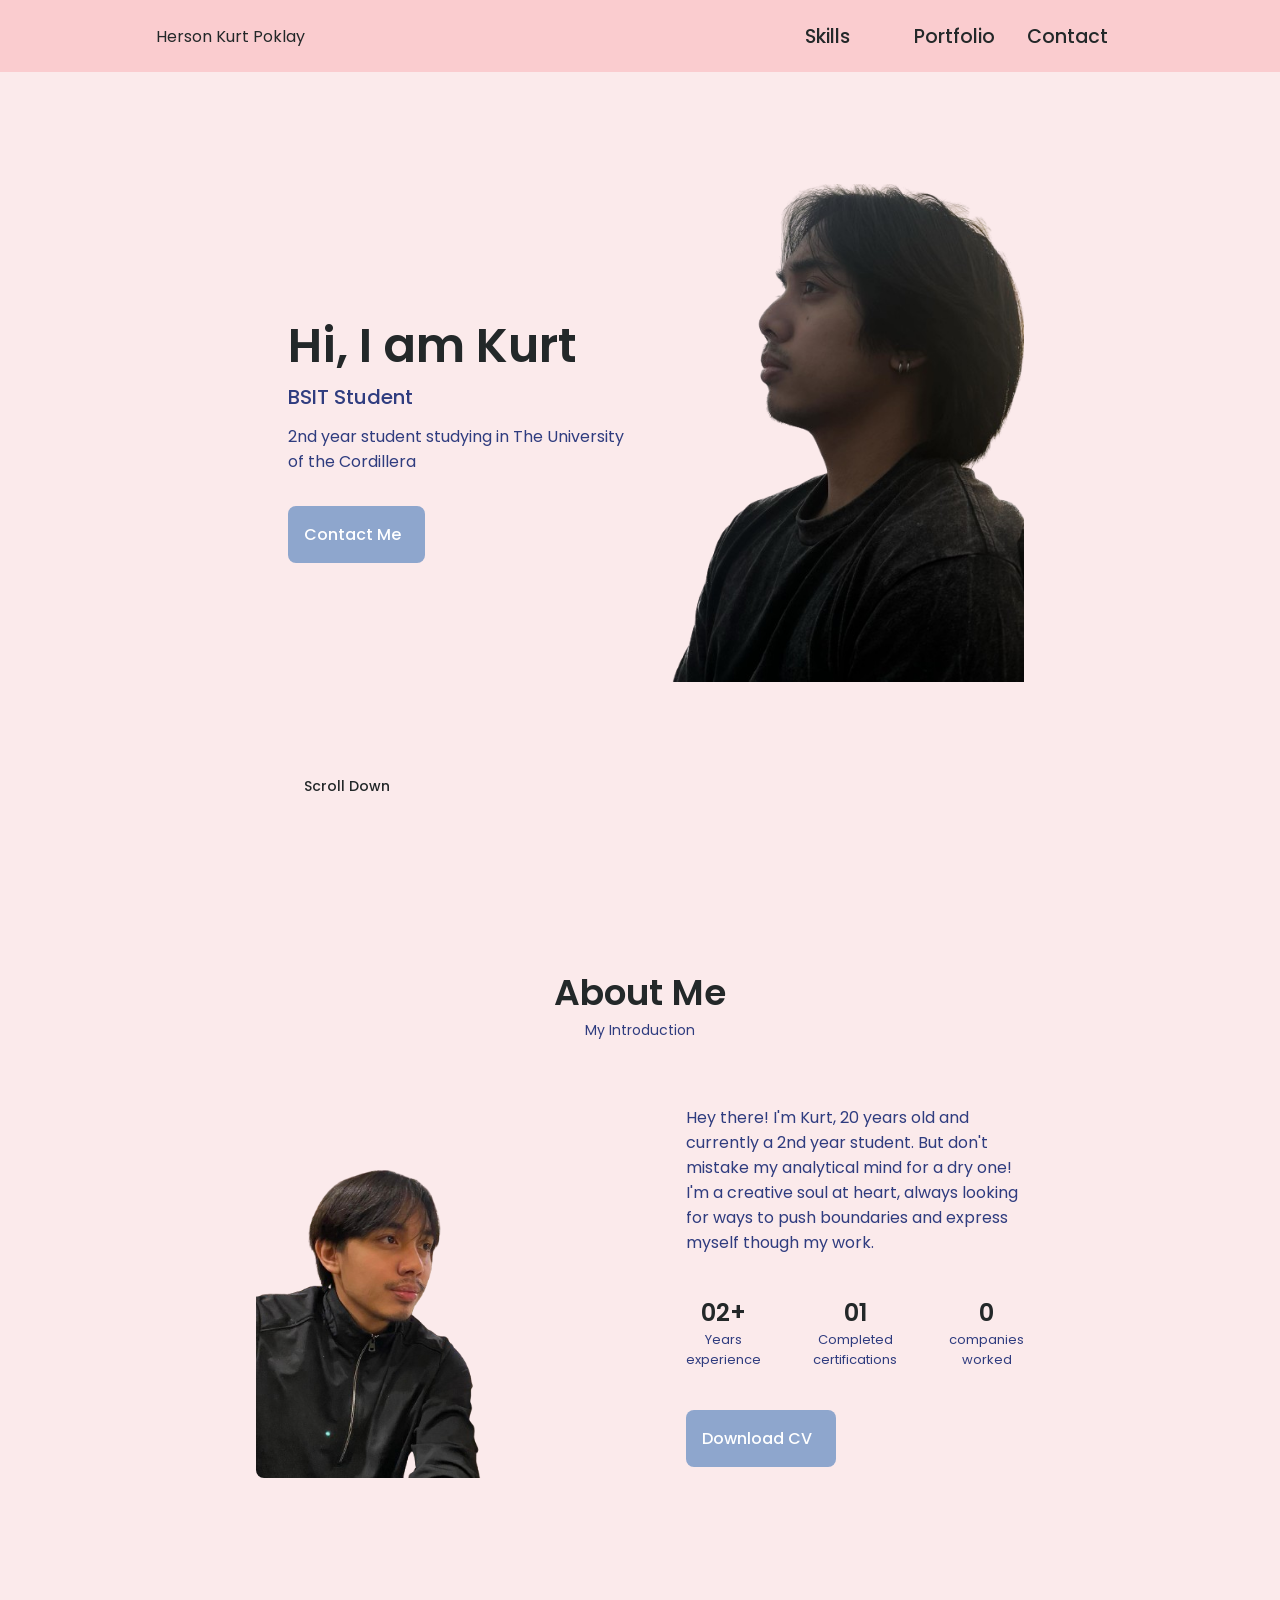
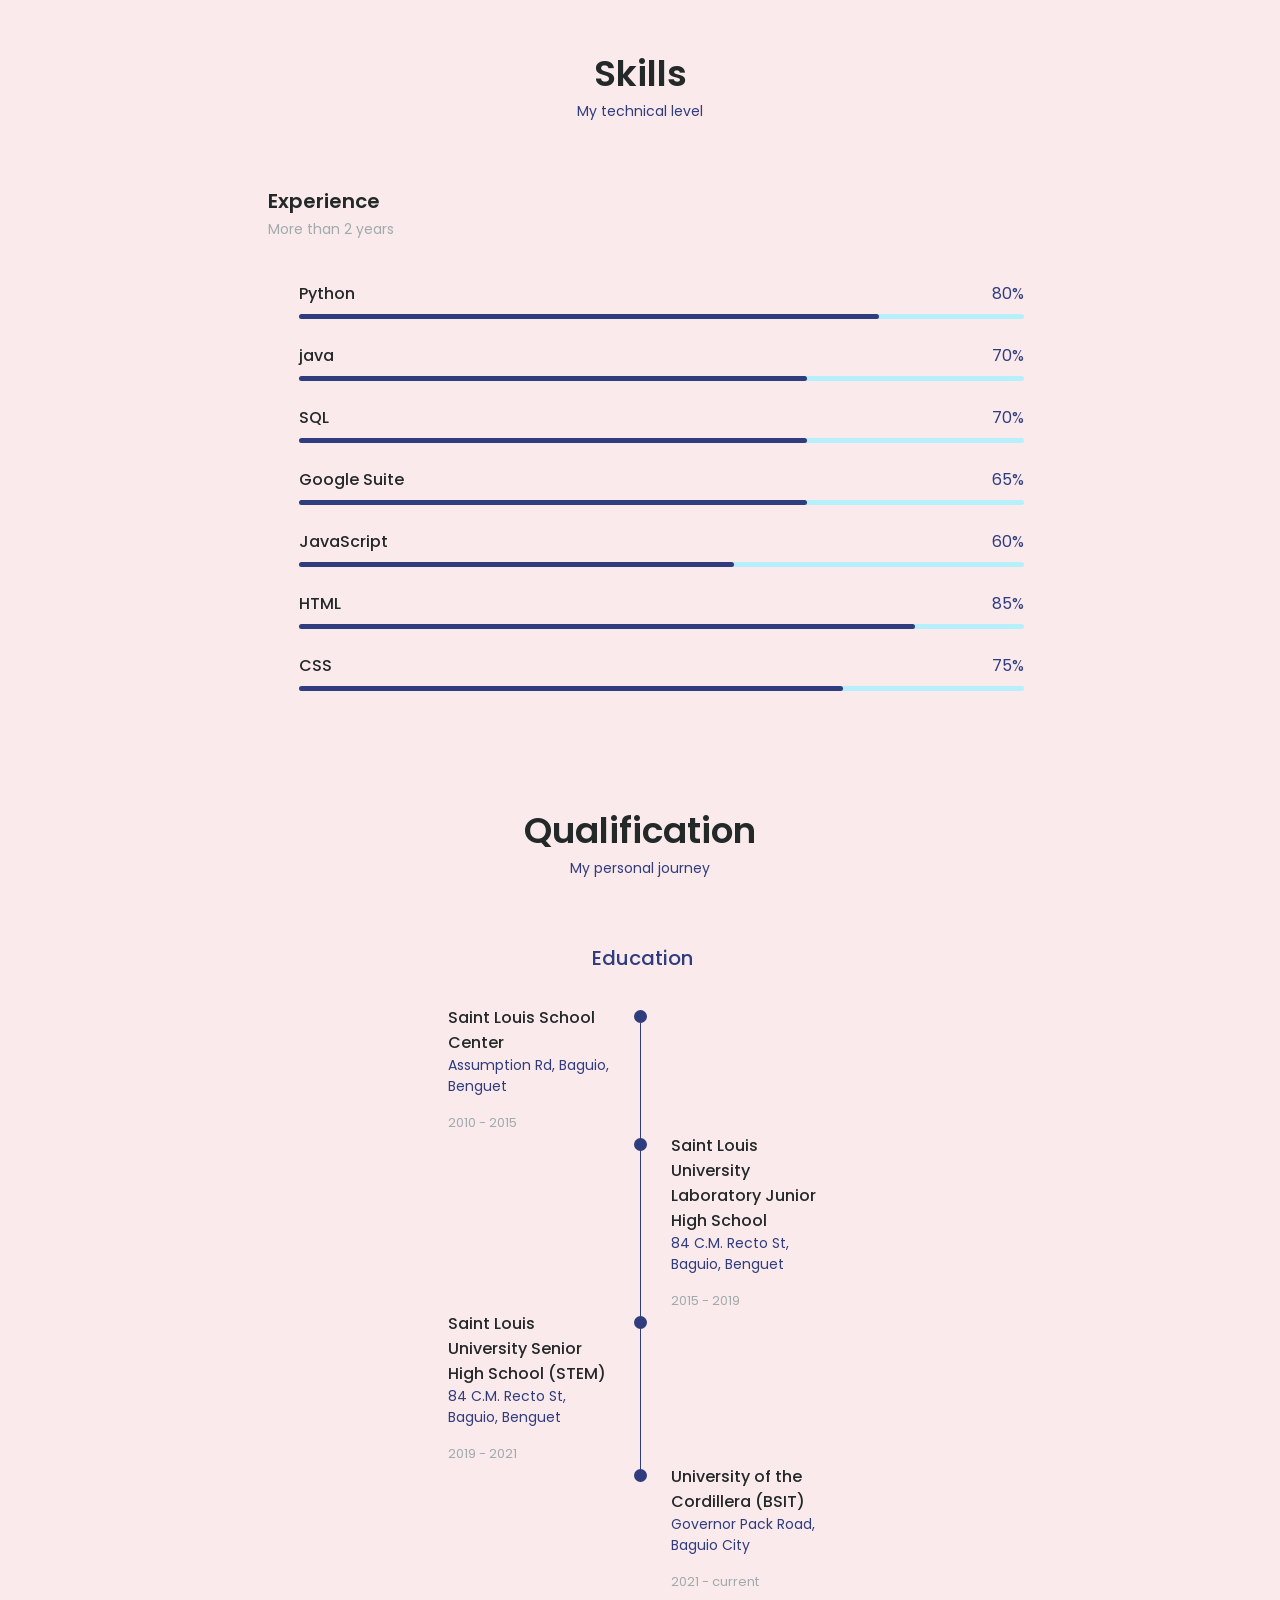
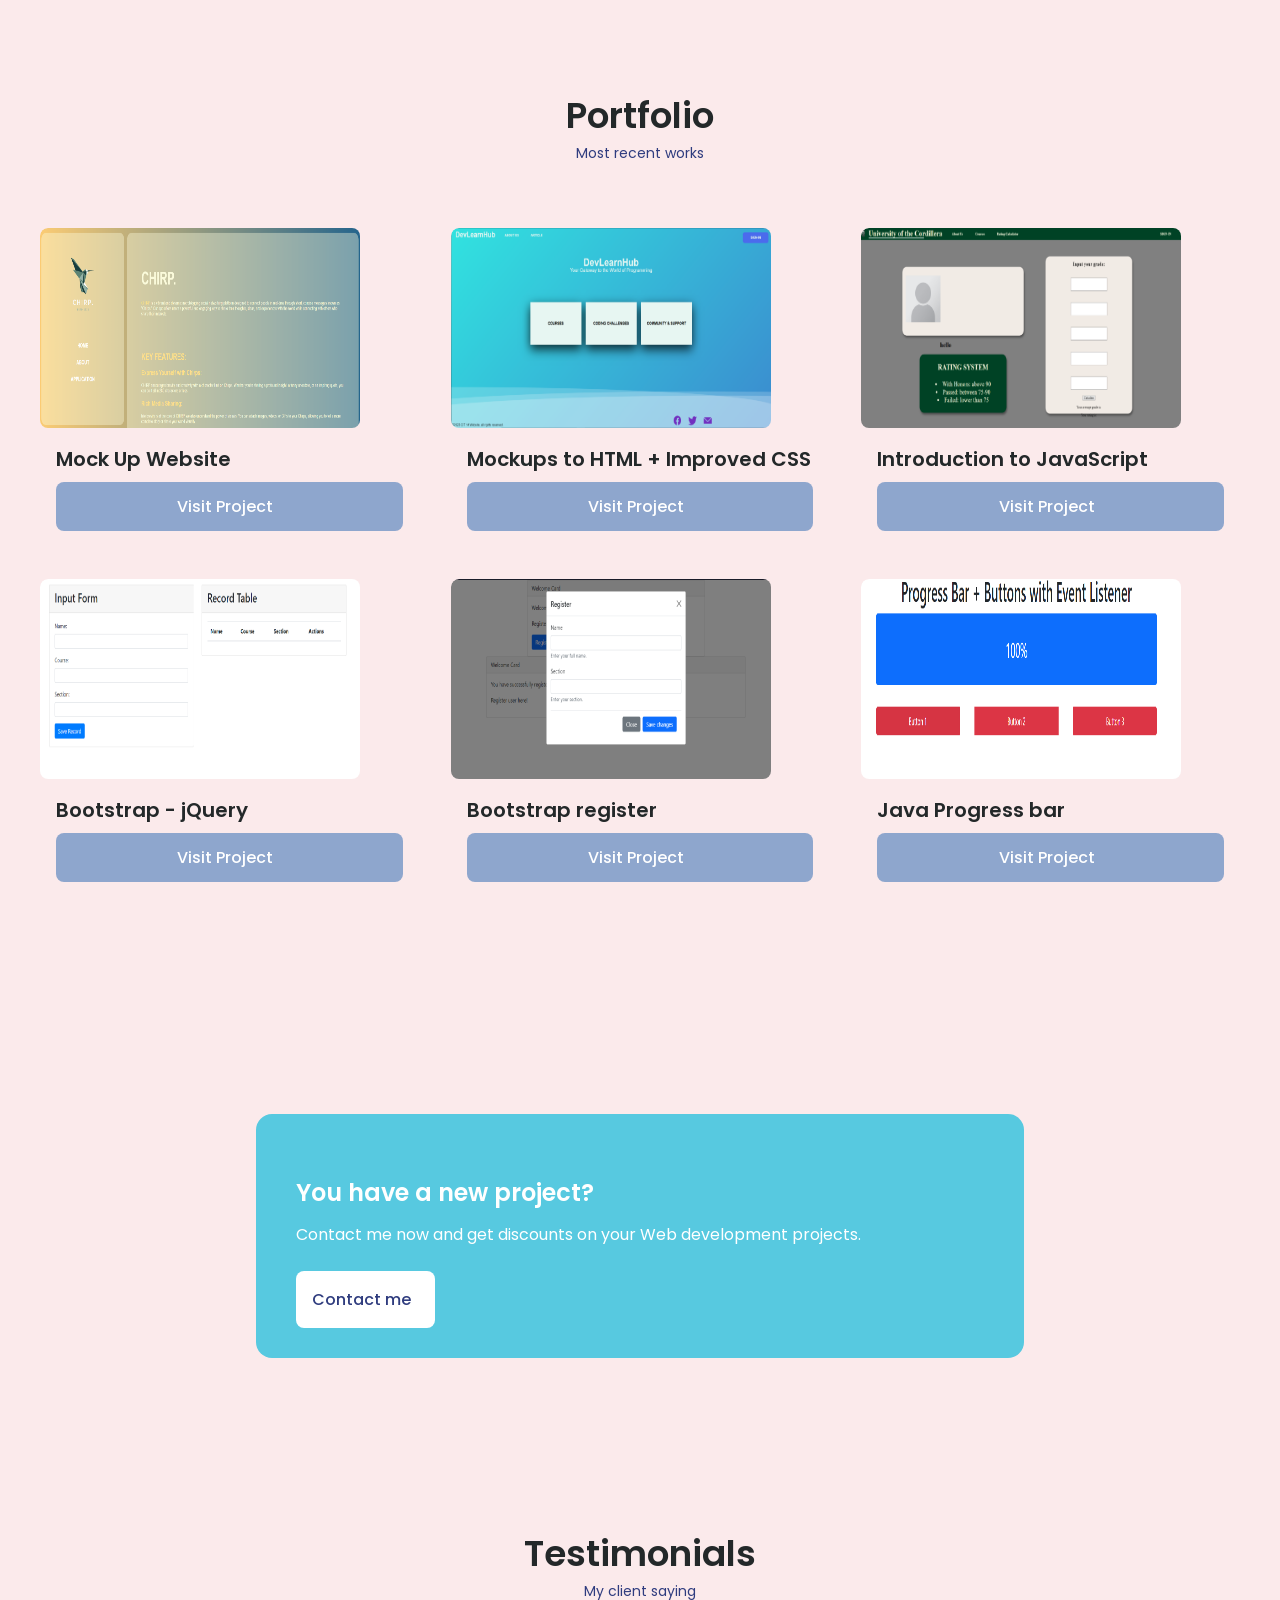
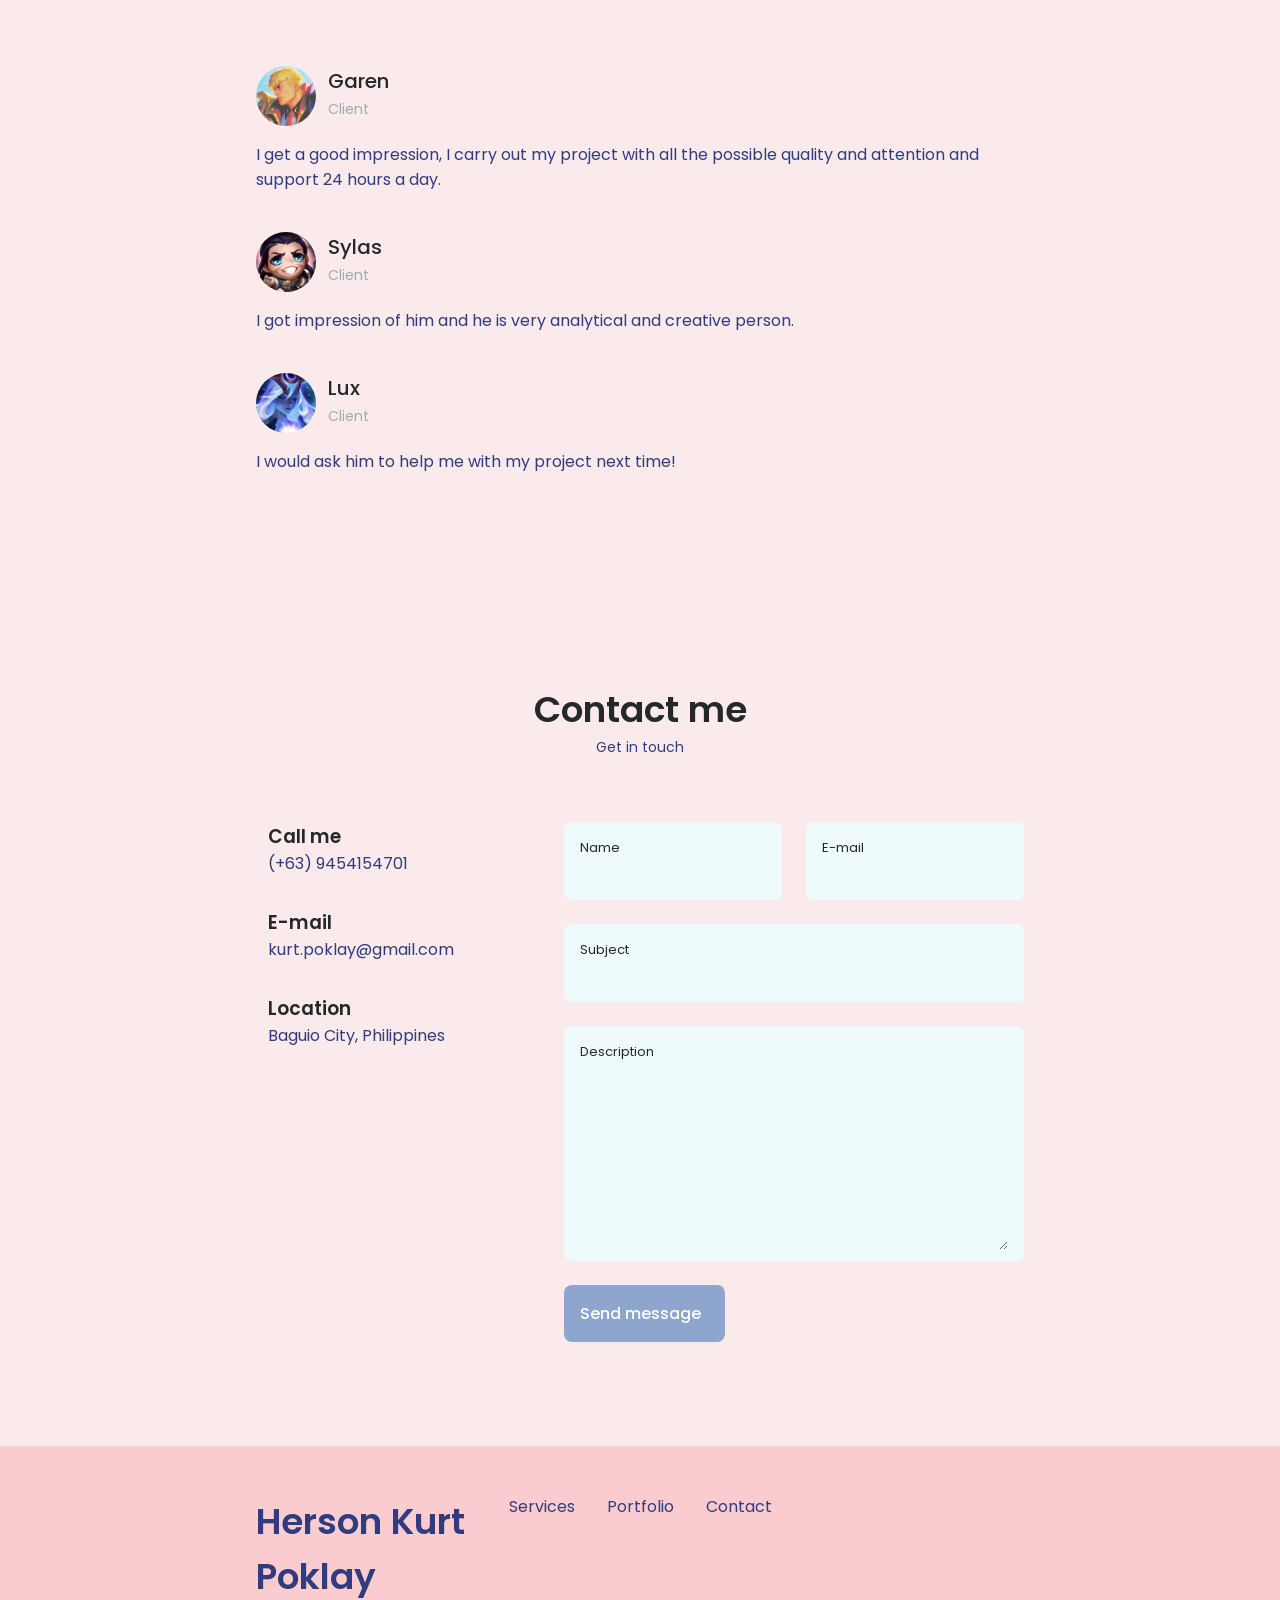
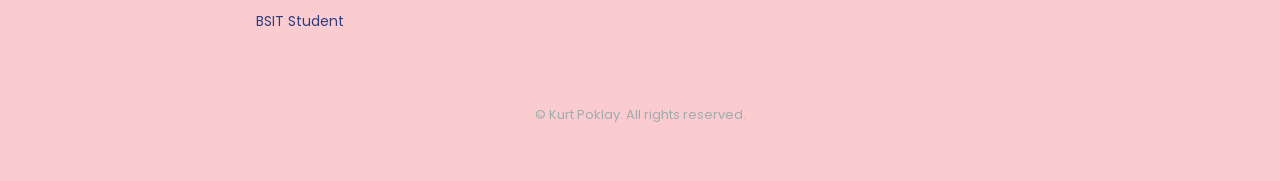
<file: PORTOFLIO/index.html>
<!DOCTYPE html>
    <html lang="en">
        <head>
            <meta charset="UTF-8">
            <meta name="viewport" content="width=device-width, initial-scale=1.0">
            <link rel="stylesheet" href="stylesheet\styles.css">
            <link rel="stylesheet" href="https://unicons.iconscout.com/release/v4.0.0/css/line.css">
            <title>Portfolio</title>
        </head>
        <body>
            <header class="header" id="header">
                <nav class="nav container">
                    <a href="#" class="nav__logo">Herson Kurt Poklay</a>
                    <div class="nav__menu" id="nav-menu">
                        <ul class="nav__list grid">
                            <li class="nav__item">
                                <a href="#home" class="nav__link">
                                    <i class="uil uil-estate nav__icon">Home</i>
                                </a>
                            </li>
                            <li class="nav__item">
                                <a href="#skills" class="nav__link">
                                    <i class="uil uil-file-alt nav__icon"></i>Skills
                                </a>
                            </li>
                            </li>
                            <li class="nav__item">
                            <li class="nav__item">
                                <a href="#portfolio" class="nav__link">
                                    <i class="uil uil-scenery nav__icon"></i>Portfolio                                
                                </a>
                            </li>
                            <li class="nav__item">
                                <a href="#contact" class="nav__link">
                                    <i class="uil uil-message nav__icon"></i>Contact                               
                                </a>
                            </li>
                        </ul>
                        <i class="uil uil-times nav__close" id="nav-close"></i>
                    </div>
                    <div class="nav__btns">
                        <!-- Theme change button -->
    
                        <i class="uil uil-moon change-theme" id="theme-button"></i>
    
                        <div class="nav__toggle" id="nav-toggle">
                            <i class="uil uil-apps"></i>
                        </div>
                    </div>
                </nav>
            </header>

            <main class="main"></main>

            <section class="home section" id="home">
                <div class="home__container container grid">
                    <div class="home__content grid">
                        <div class="home__social">
                            <a href="https://www.linkedin.com/in/kurt-poklay-1a64162a3/" target="_blank" class="home__social-icon">
                                <i class="uil uil-linkedin-alt"></i>
                            </a>
                            <a href="https://www.instagram.com/kurt_poklay/" target="_blank" class="home__social-icon">
                                <i class="uil uil-instagram-alt"></i>
                            </a>
                            <a href="https://www.github.com" target="_blank" class="home__social-icon">
                                <i class="uil uil-github-alt"></i>
                            </a>
                        </div>
                            
                        <div class="home__img">       
                            <image src="stylesheet\images\me.png" id="home__blob"/>
                        </div>

                        <div class="home__data">
                            <h1 class="home__title">Hi, I am Kurt</h1>
                            <h3 class="home__subtitle">BSIT Student</h3>
                            <p class="home__description">2nd year student studying in The University of the Cordillera</p>
                            <a href="#contact" class="button button--flex home__button">
                                Contact Me<i class="uil uil-message button__icon"></i>
                            </a>
                        </div>
                        
                    </div>

                    <div class="home__scroll">
                        <a href="#about" class="home__scroll-button button--flex">
                            <i class="uil uil-mouse-alt home__scroll-mouse"></i>
                            <span class="home__scroll-name">Scroll Down</span>
                            <i class="uil uil-arrow-down home__scroll-arrow"></i>
                        </a>
                    </div>
                </div>
            </section>
            <section class="about section" id="about">
                <h2 class="section__title">About Me</h2>
                <span class="section__subtitle">My Introduction</span>

                <div class="about__container container grid">
                    <img src="stylesheet\images\prof 1.png" alt="" class="about__img">
                    <div class="about__data">
                        <p class="about__description">
                            Hey there! I'm Kurt, 20 years old and currently a 2nd year student.
                            But don't mistake my analytical mind for a dry one! I'm a creative soul
                            at heart, always looking for ways to push boundaries and express myself 
                            though my work.
                            
                        </p>
                        <div class="about__info">
                            <div>
                                <span class="about__info-title">02+</span>
                                <span class="about__info-name">Years <br> experience</span>
                            </div>
                            <div>
                                <span class="about__info-title">01</span>
                                <span class="about__info-name">Completed <br> certifications</span>
                            </div>
                            <div>
                                <span class="about__info-title">0</span>
                                <span class="about__info-name">companies<br>worked</span>
                            </div>
                        </div>

                        <div class="about__buttons">
                            <a download="" href="" class="button button--flex">
                                Download CV<i class="uil uil-download-alt button__icon"></i>
                            </a>
                        </div>
                    </div>
                </div>
            </section>
            <section class="skills section" id="skills">
                <h2 class="section__title">Skills</h2>
                <span class="section__subtitle">My technical level</span>

                <div class="skills__container container grid">
                    <div>
                         <!--==================== SKILL-1 ====================-->
                        <div class="skills__content skills__open">
                            <div class="skills__header">
                                <i class="uil uil-analytics skills__icon"></i>
                               <div>
                                   <h1 class="skills__title">Experience</h1>
                                   <span class="skills__subtitle">More than 2 years</span>
                               </div>

                               <i class="uil uil-angle-down skills__arrow"></i>
                            </div>
                            <div class="skills__list grid">
                                <div class="skills__data">
                                    <div class="skills__titles">
                                        <h3 class="skills__name">Python</h3>
                                        <span class="skills__number">80%</span>
                                    </div>
                                    <div class="skills__bar">
                                        <span class="skills__percentage skills__python"></span>
                                    </div>
                                </div>
                               <div class="skills__data">
                                   <div class="skills__titles">
                                       <h3 class="skills__name">java</h3>
                                       <span class="skills__number">70%</span>
                                   </div>
                                   <div class="skills__bar">
                                       <span class="skills__percentage skills__java"></span>
                                   </div>
                               </div>
                               <div class="skills__data">
                                   <div class="skills__titles">
                                       <h3 class="skills__name">SQL</h3>
                                       <span class="skills__number">70%</span>
                                   </div>
                                   <div class="skills__bar">
                                       <span class="skills__percentage skills__sql"></span>
                                   </div>
                               </div>
                               <div class="skills__data">
                                   <div class="skills__titles">
                                       <h3 class="skills__name">Google Suite</h3>
                                       <span class="skills__number">65%</span>
                                   </div>
                                   <div class="skills__bar">
                                       <span class="skills__percentage skills__google"></span>
                                   </div>
                               </div>
                               <div class="skills__data">
                                    <div class="skills__titles">
                                        <h3 class="skills__name">JavaScript</h3>
                                        <span class="skills__number">60%</span>
                                    </div>
                                    <div class="skills__bar">
                                        <span class="skills__percentage skills__js"></span>
                                    </div>
                                </div>
                                <div class="skills__data">
                                    <div class="skills__titles">
                                        <h3 class="skills__name">HTML</h3>
                                        <span class="skills__number">85%</span>
                                    </div>
                                    <div class="skills__bar">
                                        <span class="skills__percentage skills__html"></span>
                                    </div>
                                </div>
                                <div class="skills__data">
                                    <div class="skills__titles">
                                        <h3 class="skills__name">CSS</h3>
                                        <span class="skills__number">75%</span>
                                    </div>
                                    <div class="skills__bar">
                                        <span class="skills__percentage skills__css"></span>
                                    </div>
                                </div>
                            </div>
                        </div>
                        
                       </div>
                    </div>
                </div>
            </section>
            <section class="qualification__section">
                <h2 class="section__title">Qualification</h2>
                <span class="section__subtitle">My personal journey</span>
    
                <div class="qualification__container container">
                    <div class="qualification__tabs">
                        <div class="qualification__button button--flex qualification__active" data-target='#education'>
                            <i class="uil uil-graduation-cap qualification__icon"></i>
                            Education
                        </div>
    
                        
                    </div>
    
                    <div class="qualification__sections">
                <!--==================== QUALIFICATION CONTENT 1 ====================-->
                <div class="qualification__content qualification__active" data-content id="education">
                 <!--==================== QUALIFICATION 1 ====================--> 
                 <div class="qualification__data">
                     <div>
                         <h3 class="qualification__title">Saint Louis School Center </h3>
                         <span class="qualification__subtitle">Assumption Rd, Baguio, Benguet</span>
                         <div class="qualification__calendar">
                            <i class="uil uil-calendar-alt"></i>
                            2010 - 2015
                         </div>
                     </div>
    
                     <div>
                         <span class="qualification__rounder"></span>
                         <span class="qualification__line"></span>
                     </div>
                 </div>
                 
                 <!--==================== QUALIFICATION 2 ====================--> 
                 <div class="qualification__data">
                    <div></div>
                    <div>
                       <span class="qualification__rounder"></span>
                       <span class="qualification__line"></span>
                    </div>
    
                    <div>
                        <h3 class="qualification__title">Saint Louis University Laboratory Junior High School</h3>
                        <span class="qualification__subtitle">84 C.M. Recto St, Baguio, Benguet</span>
                        <div class="qualification__calendar">
                           <i class="uil uil-calendar-alt"></i>
                           2015 - 2019
                        </div>
                    </div>
                </div> 
    
                <!--==================== QUALIFICATION 3 ====================--> 
                <div class="qualification__data">
                    <div>
                        <h3 class="qualification__title">Saint Louis University Senior High School (STEM)</h3>
                        <span class="qualification__subtitle">84 C.M. Recto St, Baguio, Benguet</span>
                        <div class="qualification__calendar">
                           <i class="uil uil-calendar-alt"></i>
                           2019 - 2021
                        </div>
                    </div>
    
                    <div>
                        <span class="qualification__rounder"></span>
                        <span class="qualification__line"></span>
                    </div>
                </div> 
    
                <!--==================== QUALIFICATION 4 ====================--> 
                <div class="qualification__data">
                    <div></div>
                    <div>
                        <span class="qualification__rounder"></span>
                       <!-- <span class="qualification__line"></span> -->
                    </div>
    
                    <div>
                        <h3 class="qualification__title">University of the Cordillera (BSIT)</h3>
                        <span class="qualification__subtitle">Governor Pack Road, Baguio City</span>
                        <div class="qualification__calendar">
                           <i class="uil uil-calendar-alt"></i>
                           2021 - current
                        </div>
                    </div>
    
                    
                </div>
                </div>
            </section>    

                <!--==================== PORTFOLIO ====================-->
                <section class="portfolio section" id="portfolio">
                    <h2 class="section__title">Portfolio</h2>
                    <span class="section__subtitle">Most recent works</span>
                
                    <div class="portfolio__container container">
                            <!-- PORTFOLIO 1 -->
                            <div class="portfolio__item">
                                <img src="stylesheet\images\Chirp.png" alt="" class="portfolio__img">
                                <div class="portfolio__info">
                                    <h3 class="portfolio__title">Mock Up Website</h3>
                                    <p class="portfolio__description"></p>
                                    <a href="projects\Project 1" class="button button--flex button--small portfolio__button">
                                        Visit Project
                                        <i class="uil uil-arrow-right button__icon"></i>
                                    </a>
                                </div>
                            </div>
                
                            <!-- PORTFOLIO 2 -->
                            <div class="portfolio__item">
                                <img src="stylesheet\images\Mock up Website + HTML.png" alt="" class="portfolio__img">
                                <div class="portfolio__info">
                                    <h3 class="portfolio__title">Mockups to HTML + Improved CSS</h3>
                                    <p class="portfolio__description"></p>
                                    <a href="projects\Project 2" class="button button--flex button--small portfolio__button">
                                        Visit Project
                                        <i class="uil uil-arrow-right button__icon"></i>
                                    </a>
                                </div>
                            </div>
                
                            <!-- PORTFOLIO 3 -->
                            <div class="portfolio__item">
                                <img src="stylesheet\images\Grading sys.png" alt="" class="portfolio__img">
                                <div class="portfolio__info">
                                    <h3 class="portfolio__title">Introduction to JavaScript</h3>
                                    <p class="portfolio__description"></p>
                                    <a href="projects\Project 3" class="button button--flex button--small portfolio__button">
                                        Visit Project
                                        <i class="uil uil-arrow-right button__icon"></i>
                                    </a>
                                </div>
                            </div>

                            <!-- PORTFOLIO 4 -->
                            <div class="portfolio__item">
                                <img src="stylesheet\images\Jquery - bootstrap.png" alt="" class="portfolio__img">
                                <div class="portfolio__info">
                                    <h3 class="portfolio__title">Bootstrap - jQuery</h3>
                                    <p class="portfolio__description"></p>
                                    <a href="projects\Project 4\red.html" class="button button--flex button--small portfolio__button">
                                        Visit Project
                                        <i class="uil uil-arrow-right button__icon"></i>
                                    </a>
                                </div>
                            </div>

                            <!-- PORTFOLIO 5 -->
                            <div class="portfolio__item">
                                <img src="stylesheet\images\Jquery act 2.png" alt="" class="portfolio__img">
                                <div class="portfolio__info">
                                    <h3 class="portfolio__title">Bootstrap register</h3>
                                    <p class="portfolio__description"></p>
                                    <a href="projects\Project 5" class="button button--flex button--small portfolio__button">
                                        Visit Project
                                        <i class="uil uil-arrow-right button__icon"></i>
                                    </a>
                                </div>
                            </div>

                            <!-- PORTFOLIO 6 -->
                            <div class="portfolio__item">
                                <img src="stylesheet\images\bootstrap act 1.png" alt="" class="portfolio__img">
                                <div class="portfolio__info">
                                    <h3 class="portfolio__title">Java Progress bar</h3>
                                    <p class="portfolio__description"></p>
                                    <a href="projects\Project 6" class="button button--flex button--small portfolio__button">
                                        Visit Project
                                        <i class="uil uil-arrow-right button__icon"></i>
                                    </a>
                                </div>
                            </div>
                    </div>
                </section>

            <!--==================== PROJECT IN MIND ====================-->
            <section class="project section">

                <div class="project__bg">
                    <div class="project__container container grid">
                        <div class="project__data">
                            <h2 class="project__title">You have a new project?</h2>
                            <p class="project__description">Contact me now and get discounts on your Web development projects.</p>
                            <a href="#contact" class="button button--flex button--white">Contact me
                                <i class="uil uil-message project__icon button__icon"></i>
                            </a>
                        
                        </div>
                        <!-- <img src="assets/img/project.png" alt="" class="project__img"> -->
                    </div>
                </div>

            </section>
            <!--==================== TESTIMONIAL ====================-->
        <section class="testimonial section">

            <h2 class="section__title">Testimonials</h2>
            <span class="section__subtitle">My client saying</span>

            <div class="testimonial__container container ">
                <div class="wrapper">
                <!--==================== TESTIMONIAL 1 ====================-->
                    <div class="testimonial__content slide">
                        <div class="testimonial__data">
                            <div class="testimonial__header">
                                <img src="stylesheet\images\garen.png" alt="" class="testimonial__img">
                                
                                <div>
                                    <h3 class="testimonial__name">Garen</h3>
                                    <span class="testimonial__client">Client</span>
                                </div>
                            </div>
                            <div>
                                <i class="uil uil-star testimonial__icon-star"></i>
                                <i class="uil uil-star testimonial__icon-star"></i>
                                <i class="uil uil-star testimonial__icon-star"></i>
                                <i class="uil uil-star testimonial__icon-star"></i>
                                <i class="uil uil-star testimonial__icon-star"></i>
                            </div>
                        </div>

                        <p class="testimonial__description">I get a good impression, I carry out my project with all the 
                            possible quality and attention and support 24 hours a day.
                        </p>
                    </div>
                    <!--==================== TESTIMONIAL 2 ====================-->
                    <div class="testimonial__content slide">
                        <div class="testimonial__data">
                            <div class="testimonial__header">
                                <img src="stylesheet\images\sylas.png" alt="" class="testimonial__img">
                                
                                <div>
                                    <h3 class="testimonial__name">Sylas</h3>
                                    <span class="testimonial__client">Client</span>
                                </div>
                            </div>
                            <div>
                                <i class="uil uil-star testimonial__icon-star"></i>
                                <i class="uil uil-star testimonial__icon-star"></i>
                                <i class="uil uil-star testimonial__icon-star"></i>
                                <i class="uil uil-star testimonial__icon-star"></i>
                                <i class="uil uil-star testimonial__icon-star"></i>
                            </div>
                        </div>

                        <p class="testimonial__description">I got impression of him and he is very analytical and creative person.
                        </p>
                    </div>
                    <!--==================== TESTIMONIAL 3 ====================-->
                    <div class="testimonial__content slide">
                        <div class="testimonial__data">
                            <div class="testimonial__header">
                                <img src="stylesheet\images\lux.png" alt="" class="testimonial__img">
                                
                                <div>
                                    <h3 class="testimonial__name">Lux</h3>
                                    <span class="testimonial__client">Client</span>
                                </div>
                            </div>
                            <div>
                                <i class="uil uil-star testimonial__icon-star"></i>
                                <i class="uil uil-star testimonial__icon-star"></i>
                                <i class="uil uil-star testimonial__icon-star"></i>
                                <i class="uil uil-star testimonial__icon-star"></i>
                                <i class="uil uil-star testimonial__icon-star"></i>
                            </div>
                        </div>

                        <p class="testimonial__description">I would ask him to help me with my project next time!</p>
                    </div>      
                </div>

                        <!--Add pagination-->
                        <div class="pagination-testimonial"></div>
                    </div>
                    </section>

                <!--==================== CONTACT ME ====================-->
                <section class="contact section" id="contact">
                    <h2 class="section__title">Contact me</h2>
                    <span class="section__subtitle">Get in touch</span>

                    <div class="contact__container container grid">
                        <div>
                            <div class="contact__information">
                                <i class="uil uil-phone-alt contact__icon"></i>

                                <div>
                                    <h3 class="contact__title">Call me</h3>
                                    <span class="contatc__subtitle">(+63) 9454154701</span>
                                </div>
                            </div>

                            <div class="contact__information">
                                <i class="uil uil-envelope contact__icon"></i>

                                <div>
                                    <h3 class="contact__title">E-mail</h3>
                                    <span class="contatc__subtitle">kurt.poklay@gmail.com</span>
                                </div>
                            </div>

                            <div class="contact__information">
                                <i class="uil uil-map-marker contact__icon"></i>

                                <div>
                                    <h3 class="contact__title">Location</h3>
                                    <span class="contatc__subtitle">Baguio City, Philippines</span>
                                </div>
                            </div>
                        </div>

                        <form action="" class="contact__form grid">
                            <div class="contact__inputs grid">
                                <div class="contact__content">
                                    <label for="" class="contact__label">Name</label>
                                    <input type="text" class="contact__input">
                                </div>

                                <div class="contact__content">
                                    <label for="" class="contact__label">E-mail</label>
                                    <input type="email" class="contact__input">
                                </div>
                            </div>

                            <div class="contact__content">
                                <label for="" class="contact__label">Subject</label>
                                <input type="text" class="contact__input">
                            </div>

                            <div class="contact__content">
                                <label for="" class="contact__label">Description</label>
                                <textarea name="" id="" cols="0" rows="7" class="contact__input"></textarea>
                            </div>

                            <div>
                                <a href="#" class="button button--flex">
                                    Send message
                                    <i class="uil uil-message button__icon"></i>
                                </a>
                            </div>
                        </form>
                    </div>

                </section>
            </main>

            <!--==================== FOOTER ====================-->
            <footer class="footer">

                <div class="footer__bg">
                    <div class="footer__container container grid">
                        <div>
                            <h1 class="footer__title">Herson Kurt Poklay</h1>
                            <span class="footer__subtitle">BSIT Student</span>
                        </div>

                        <ul class="footer__links">
                            <li>
                                <a href="#services" class="footer__link">Services</a>
                            </li>
                            <li>
                                <a href="#portfolio" class="footer__link">Portfolio</a>
                            </li>
                            <li>
                                <a href="#contact" class="footer__link">Contact</a>
                            </li>
                        </ul>

                        <div class="footer__socials">
                            <a href="https://www.facebook.com/kurt.poklay.9/" target="_blank" class="footer__social">
                                <i class="uil uil-facebook"></i>
                            </a>
                            <a href="https://www.instagram.com/kurt_poklay/" target="_blank" class="footer__social">
                                <i class="uil uil-instagram"></i>
                            </a>
                            <a href="https://twitter.com" target="_blank" class="footer__social">
                                <i class="uil uil-twitter-alt"></i>
                            </a>
                        </div>
                    </div>
                    <p class="footer__copy">&#169; Kurt Poklay. All rights reserved.</p>
                </div>
            </footer>

            <!--==================== SCROLL TOP ====================-->
            <a href="#" class="scrollup" id="scroll-up">
                <i class="uil uil-arrow-up scrollup__icon"></i>
            </a>
            <script src="stylesheet\main.js"></script>
            <script src=""></script>
        </body>
    </html>
</file>
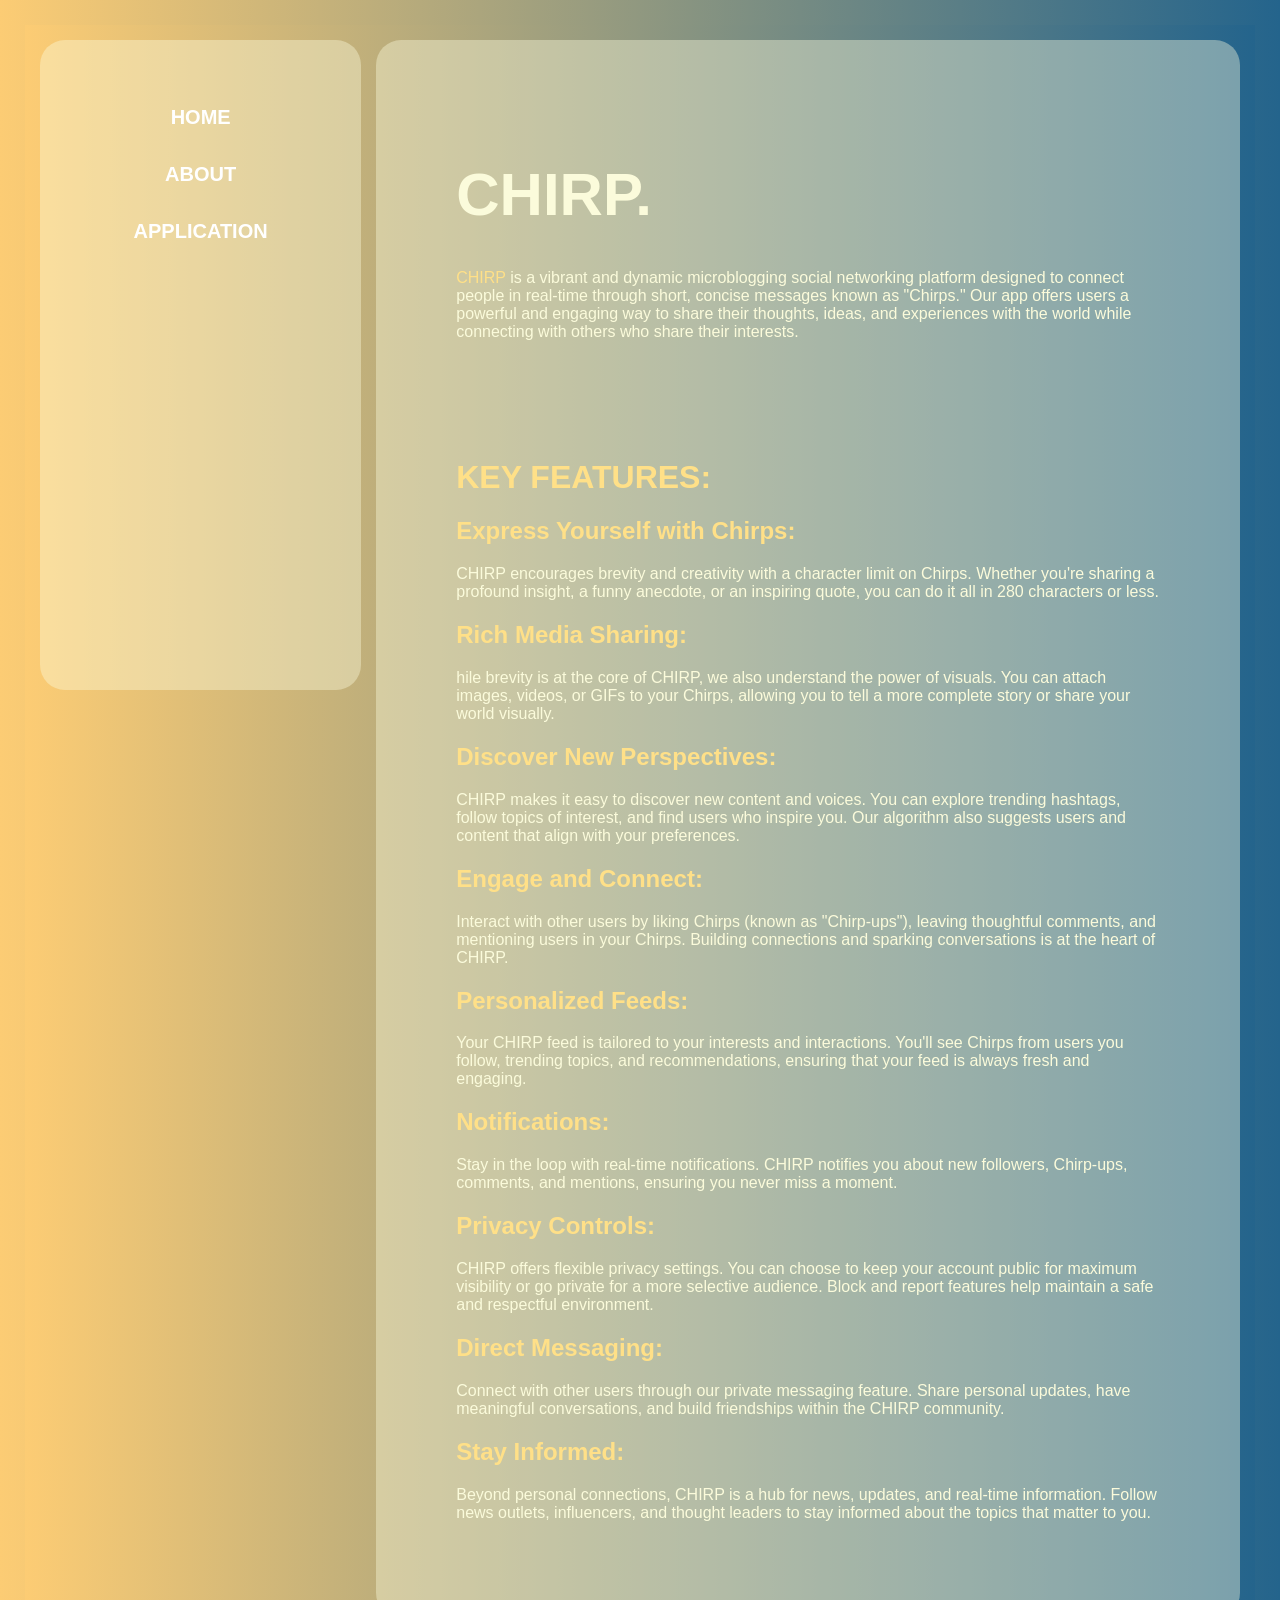
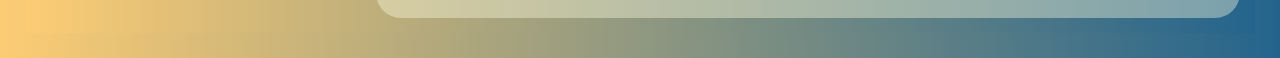
<file: PORTOFLIO/projects/Project 1/index.html>
<!DOCTYPE html>
<html>
    <head>

    </head>
    <body>
        <style>
            :root {
                --color-one:#24648c;
                --color-two:#fccc74;
                --color-three:#fbfbdb;
                --color-four:#8ccbdb;
                --color-five:#84acc4;
                --color-six:#a4bcd4;
                --color-seven:#ffe088;
            }
            
            html, body {
                background-image: linear-gradient(to right, #fccc74, #24648c);
                display: flex;
                color: var(--color-three);
                height: auto;
                font-family: Arial, Helvetica, sans-serif;
                background-size: cover;
            }

            body {
                margin: 25px;
            }

            .container {
                display: flex;
                margin: 15px;
                height: auto;
            }

            .left-container {
                background-color: rgb(251,251,219, 0.4);
                width: 25%;
                justify-content: center;
                text-align: center;
                padding: 25px;
                height: 600px;
                margin-right: 15px;
                border-radius: 25px;
            }

            .link-container {
                text-align: center;
                display: block;
                margin-top: 20px;
            }

            .link-box {
                margin: auto;
                padding: 10px;
            }

            .link-box:hover {
                background-color: var(--color-one);
                margin: auto;
                padding: 10px;
            }

            .link { 
                text-decoration: none;
                color: white;
                font-size: 20px;
            }

            .link:hover {
                text-decoration: none;
                color: white;
                font-size: 20px;
            }

            .right-container {
                background-color: rgb(251,251,219, 0.4);
                width: 75%;
                justify-content: center;
                height: auto;
                padding: 25px;
                border-radius: 25px;
            }

            div.right-container-sub {
                margin: 30px;
                padding: 25px;
            }

            span, h2 {
                color: var(--color-seven);
            }
        </style>
        <div class="container">
            <div class="left-container">
                <div class="link-container">
                    <h1 class="link-box"><a href="index.html" class="link">HOME</a></h1>
                    <h1 class="link-box"><a href="a.html" class="link">ABOUT</a></h1>
                    <h1 class="link-box"><a href="b.html" class="link">APPLICATION</a></h1>
                </div>
            </div>
            <div class="right-container">
                <div class="right-container-sub">
                    <h1 style="font-size: 60px;"> CHIRP. </h1>
                    <p>
                        <span>CHIRP</span> is a vibrant and dynamic microblogging social networking platform designed to connect people in real-time through short, concise messages known as "Chirps." Our app offers users a powerful and engaging way to share their thoughts, ideas, and experiences with the world while connecting with others who share their interests.
                    </p>
                </div>
                <div class="right-container-sub">
                    <h1> <span>KEY FEATURES:</span> </h1>
                    <div>
                        <h2>Express Yourself with Chirps:</h2>
                        <p>
                            CHIRP encourages brevity and creativity with a character limit on Chirps. Whether you're sharing a profound insight, a funny anecdote, or an inspiring quote, you can do it all in 280 characters or less.
                        </p>
                    </div>
                    <div>
                        <h2>Rich Media Sharing:</h2>
                        <p>
                            hile brevity is at the core of CHIRP, we also understand the power of visuals. You can attach images, videos, or GIFs to your Chirps, allowing you to tell a more complete story or share your world visually.
                        </p>
                    </div>
                    <div>
                        <h2>Discover New Perspectives:</h2>
                        <p>
                            CHIRP makes it easy to discover new content and voices. You can explore trending hashtags, follow topics of interest, and find users who inspire you. Our algorithm also suggests users and content that align with your preferences.                        
                        </p>
                    </div>
                    <div>
                        <h2>Engage and Connect:</h2>
                        <p>
                            Interact with other users by liking Chirps (known as "Chirp-ups"), leaving thoughtful comments, and mentioning users in your Chirps. Building connections and sparking conversations is at the heart of CHIRP.                    
                        </p>
                    <div>
                        <h2>Personalized Feeds:</h2>
                        <p>
                            Your CHIRP feed is tailored to your interests and interactions. You'll see Chirps from users you follow, trending topics, and recommendations, ensuring that your feed is always fresh and engaging.                    
                        </p>
                    <div>
                        <h2>Notifications:</h2>
                        <p>
                            Stay in the loop with real-time notifications. CHIRP notifies you about new followers, Chirp-ups, comments, and mentions, ensuring you never miss a moment.                    
                        </p>
                    <div>
                        <h2>Privacy Controls:</h2>
                        <p>
                            CHIRP offers flexible privacy settings. You can choose to keep your account public for maximum visibility or go private for a more selective audience. Block and report features help maintain a safe and respectful environment.                   
                        </p>
                    <div>
                        <h2>Direct Messaging:</h2>
                        <p>
                            Connect with other users through our private messaging feature. Share personal updates, have meaningful conversations, and build friendships within the CHIRP community.                    
                        </p>
                    </div>
                    <div>
                        <h2>Stay Informed:</h2>
                        <p>
                            Beyond personal connections, CHIRP is a hub for news, updates, and real-time information. Follow news outlets, influencers, and thought leaders to stay informed about the topics that matter to you.                        </p>
                    </div>
            </div>
        </div>
    </body>
</html>
</file>
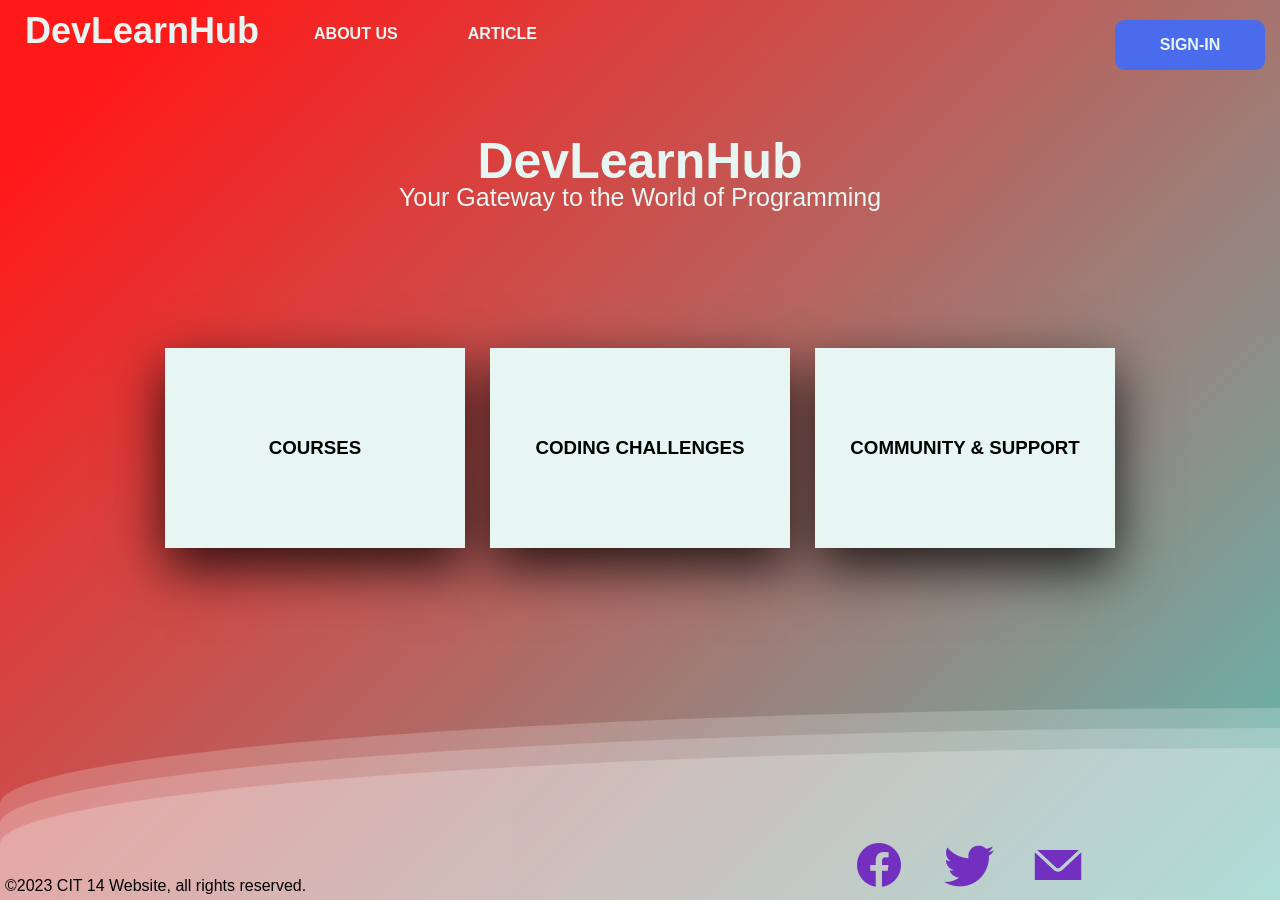
<file: PORTOFLIO/projects/Project 2/index.html>
<!DOCTYPE html>
<html>
  <head>
    <link rel="stylesheet" href="css/components/main.css" />
    <link rel="stylesheet" href="css/index.css" />
  </head>
  <body>
    <div>
      <div class="wave"></div>
      <div class="wave"></div>
      <div class="wave"></div>
    </div>
    <div class="navbar">
      <div class="left-nav">
        <a href="index.html" class="title-page">DevLearnHub</a>
        <a href="about_us.html" class="link">ABOUT US</a>
        <a href="article.html" class="link">ARTICLE</a>
      </div>
      <div class="right-nav">
        <button
          class="btn sign-in"
          onclick="window.location.href='sign_in.html'"
        >
          SIGN-IN
        </button>
      </div>
    </div>
    <div class="homepage-header">
      <h1>DevLearnHub</h1>
      <p> Your Gateway to the World of Programming</p>
    </div>
    <div class="container">
      <div class="card">
        <div class="face face1">
          <div class="content">
            <h3>COURSES</h3>
          </div>
        </div>
        <div class="face face2">
          <div class="content">
            <div class="imageHandler">
              <img src="images/courses.jpg" alt="" />
            </div>
          </div>
        </div>
      </div>
      <div class="card">
        <div class="face face1">
          <div class="content">
            <h3>CODING CHALLENGES</h3>
          </div>
        </div>
        <div class="face face2">
          <div class="content">
            <div class="imageHandler">
              <img src="images/coding-challenges.jpg" alt="" />
            </div>
          </div>
        </div>
      </div>
      <div class="card">
        <div class="face face1">
          <div class="content">
            <h3>COMMUNITY & SUPPORT</h3>
          </div>
        </div>
        <div class="face face2">
          <div class="content">
            <div class="imageHandler">
              <img src="images/community.jpg" alt="" />
            </div>
          </div>
        </div>
      </div>
    </div>
    <footer>
      <div class="footer-container">
        <div class="footer-left-container">
          <p>©2023 CIT 14 Website, all rights reserved.</p>
        </div>
        <div class="footer-right-container">
          <img src="images/icons/icons8-facebook-100.png" alt="" />
          <img src="images/icons/icons8-twitter-100.png" alt="" />
          <img src="images/icons/icons8-email-90.png" alt="" />
        </div>
      </div>
    </footer>
  </body>
</html>
</file>
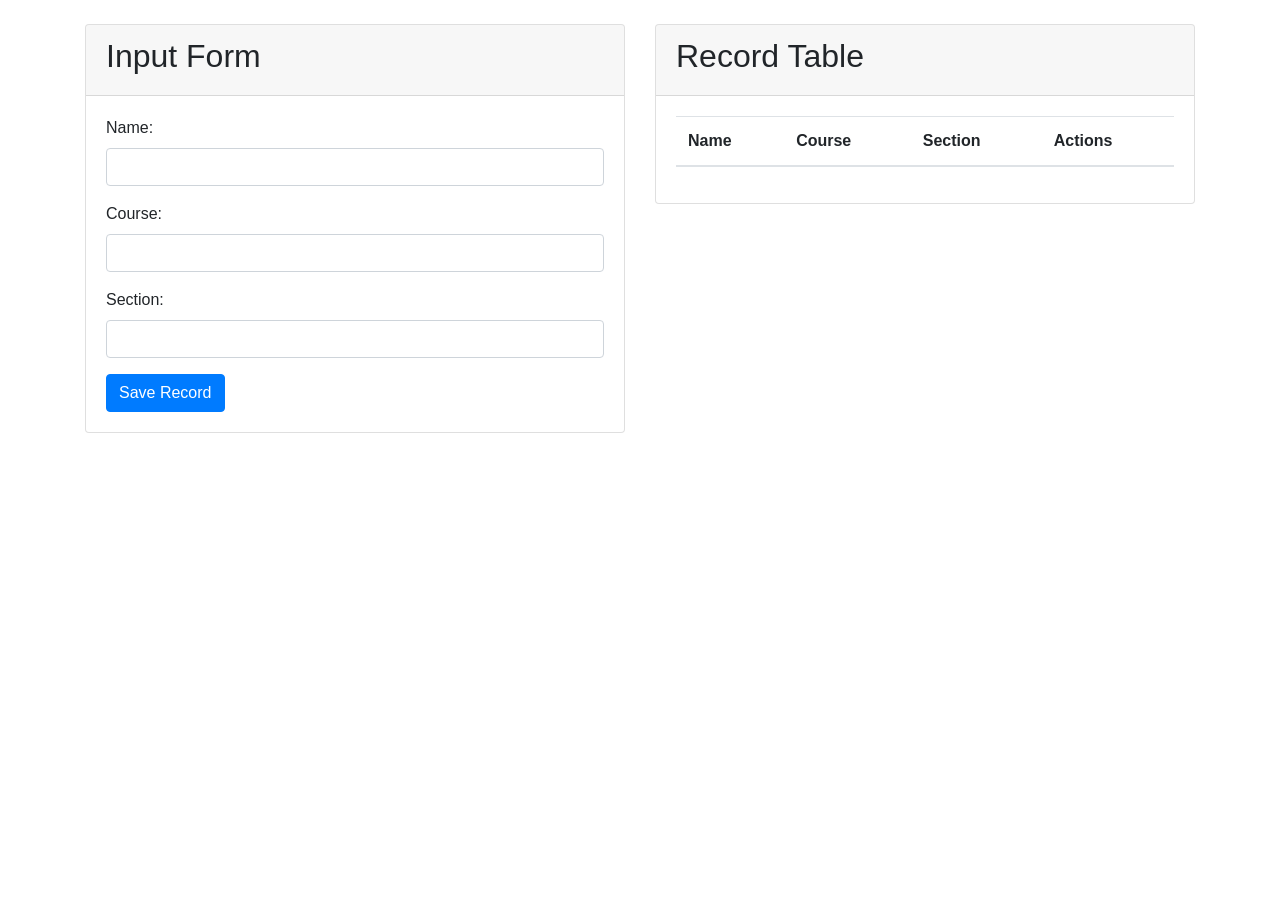
<file: PORTOFLIO/projects/Project 4/index.html>
<!DOCTYPE html>
<html lang="en">
<head>
    <meta charset="UTF-8">
    <meta name="viewport" content="width=device-width, initial-scale=1.0">
    <title>Record Management</title>
    <link rel="stylesheet" href="https://stackpath.bootstrapcdn.com/bootstrap/4.3.1/css/bootstrap.min.css">
</head>
<body>

<div class="container mt-4">
    <div class="row">
        <div class="col-md-6">
            <div class="card">
                <div class="card-header">
                    <h2>Input Form</h2>
                </div>
                    <div class="card-body">
                        <div>
                            <div class="form-group">
                                <label for="name">Name:</label>
                                <input type="text" class="form-control" id="name">
                            </div>
                            <div class="form-group">
                                <label for="course">Course:</label>
                                <input type="text" class="form-control" id="course">
                            </div>
                            <div class="form-group">
                                <label for="section">Section:</label>
                                <input type="text" class="form-control" id="section">
                            </div>
                            <button class="btn btn-primary" id="saveRecord">Save Record</button>
                        </div>
                    </div>
            </div>
        </div>
            <div class="col-md-6">
                <div class="card">
                    <div class="card-header">
                        <h2>Record Table</h2>
                    </div>
                        <div class="card-body">
                            <table class="table">
                                <thead>
                                <tr>
                                    <th>Name</th>
                                    <th>Course</th>
                                    <th>Section</th>
                                    <th>Actions</th>
                                </tr>
                                </thead>
                                <tbody id="recordTableBody">
                                </tbody>
                            </table>
                        </div>
                </div>
            </div>
    </div>
</div>
<script src="https://code.jquery.com/jquery-3.3.1.slim.min.js"></script>
<script src="https://cdnjs.cloudflare.com/ajax/libs/popper.js/1.14.7/umd/popper.min.js"></script>
<script src="https://stackpath.bootstrapcdn.com/bootstrap/4.3.1/js/bootstrap.min.js"></script>
<script>
    $(document).ready(function () {
        $("#saveRecord").click(function () {
            var name = $("#name").val();
            var course = $("#course").val();
            var section = $("#section").val();

            $("#recordTableBody").append("<tr>" +
                "<td>" + name + "</td>" +
                "<td>" + course + "</td>" +
                "<td>" + section + "</td>" +
                "<td><button class='btn btn-danger deleteRecord'>DELETE</button></td>" +
                "</tr>");

            $("#name").val("");
            $("#course").val("");
            $("#section").val("");
        });

        $("#recordTableBody").on("click", ".deleteRecord", function () {
            $(this).closest("tr").remove();
        });
    });
</script>
</body>
</html>
</file>
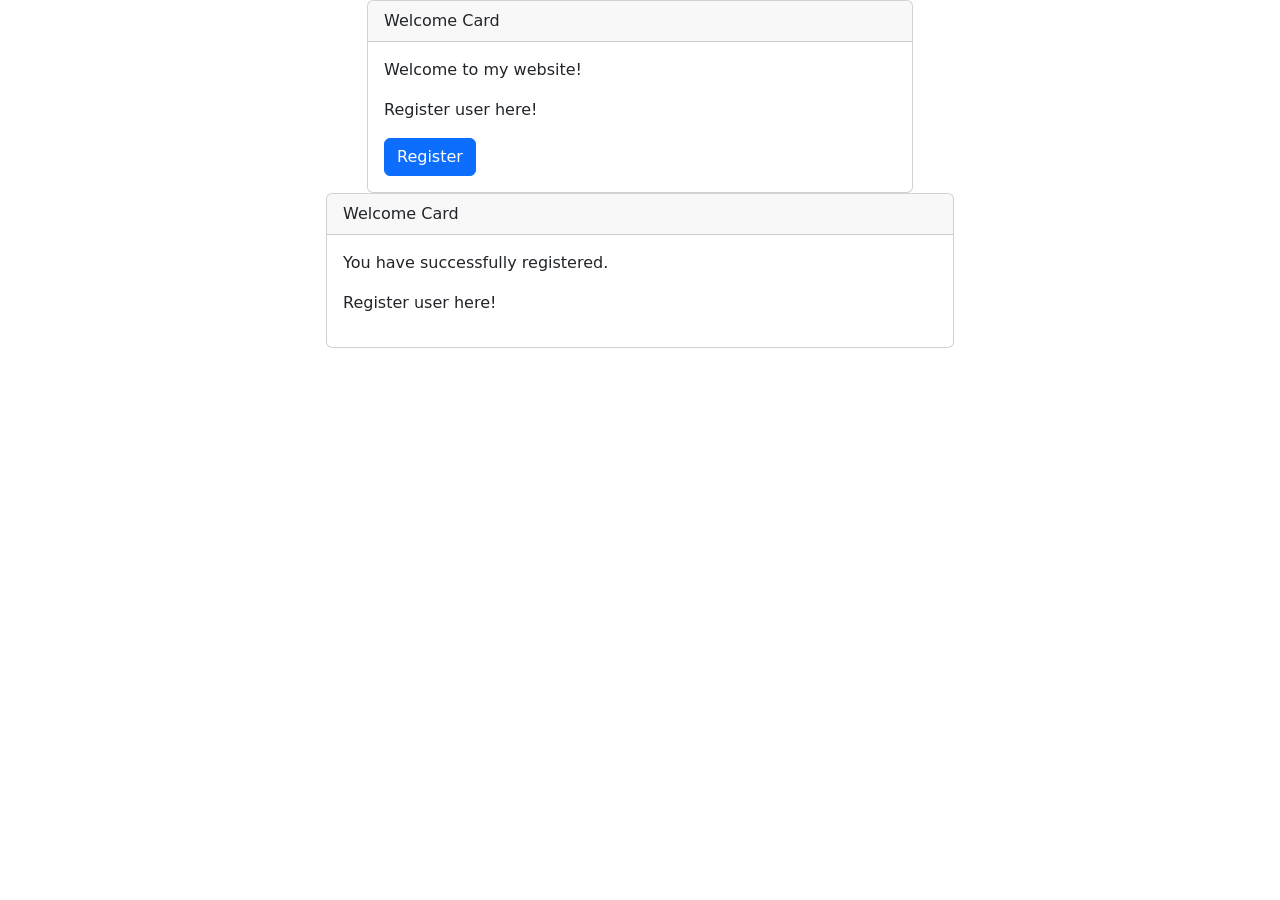
<file: PORTOFLIO/projects/Project 5/index.html>
<!DOCTYPE html>
<html lang="en">
    <head>
        <meta charset="UTF-8">
        <meta name="viewport" content="width=device-width, initial-scale=1.0">
            <title>Bootstrap Container with Card and Registration Modal</title>
        <link href="https://cdn.jsdelivr.net/npm/bootstrap@5.1.3/dist/css/bootstrap.min.css" rel="stylesheet" integrity="sha384-1BmE4kWBq78iYhFldvKuhfTAU6auU8tT94WrHftjDbrCEXSU1oBoqyl2QvZ6jIW3" crossorigin="anonymous">
        <script src="https://ajax.googleapis.com/ajax/libs/jquery/3.7.1/jquery.min.js"></script>
        
        <script type="text/javascript">
            $(document).ready(function(){
            $("#btnShow").click(function(){
            $("#divChange").show();
        });

            $("#btnHide").click(function(){
            $("#divChange").hide();
        });

            $("#btnShowModal").click(function(){
            $("#modalTest").modal("show");
        });

            $("#btnAlert").click(function(){
            notify();
        });

            $("#btnChangeText").click(function(){
            var text = $("#inputText").val();
            $("#spanText").html(text);
        });

});
</script>
</head>
    <body>
            <div class="container">
                <div class="row justify-content-center">
                    <div class="col-md-6">
                        <div class="card">
                            <div class="card-header">
                            Welcome Card
                            </div>
                                <div class="card-body">
                                    <p>Welcome to my website!</p>
                                    <p>Register user here!</p>
                                    <button type="button" class="btn btn-primary" data-bs-toggle="modal" data-bs-target="#registerModal">
                                    Register
                                    </button>
                                </div>
                            </div>
                        </div>
                    </div>
                </div>

            <div class="modal fade" id="registerModal" tabindex="-1" aria-labelledby="registerModalLabel" aria-hidden="true">
                <div class="modal-dialog">
                    <div class="modal-content">
                        <div class="modal-header">
                            <h5 class="modal-title" id="registerModalLabel">Register</h5>
                            <button type="button" class="btn-close" data-bs-dismiss="modal" aria-label="Close"></button>
                        </div>
                        <div class="modal-body">
                            <form>
                                <div class="mb-3">
                                    <label for="name" class="form-label">Name</label>
                                    <input type="text" class="form-control" id="name" aria-describedby="nameHelp">
                                    <small id="nameHelp" class="form-text text-muted">Enter your full name.</small>
                                </div>
                                <div class="mb-3">
                                    <label for="section" class="form-label">Section</label>
                                    <input type="text" class="form-control" id="section" aria-describedby="sectionHelp">
                                    <small id="sectionHelp" class="form-text text-muted">Enter your section.</small>
                                </div>
                                <div class="modal-footer">
                                    <button type="button" class="btn btn-secondary" data-bs-dismiss="modal">Close</button>
                                    <button type="submit" class="btn btn-primary">Save changes</button>
                                </div>
                            </form>
                        </div>
                    </div>
                </div>
            </div>

            <div class="container-finish">
                <div class="row justify-content-center">
                    <div class="col-md-6">
                        <div class="card">
                            <div class="card-header">
                            Welcome Card
                            </div>
                            <div class="card-body">
                                <p>You have successfully registered.</p>
                                <p>Register user here!</p>
                            </div>
                        </div>
                    </div>
                </div>
            </div>


<script src="https://cdn.jsdelivr.net/npm/bootstrap@5.1.3/dist/js/bootstrap.bundle.min.js" integrity="sha384-ka7Sk0Gln4gmtz2MlQnikT1wXgYsOg+OMhuP+IlRH9sENBO0LRn5q+8nbTov4+1p" crossorigin="anonymous"></script>
</body>
</html>
</file>
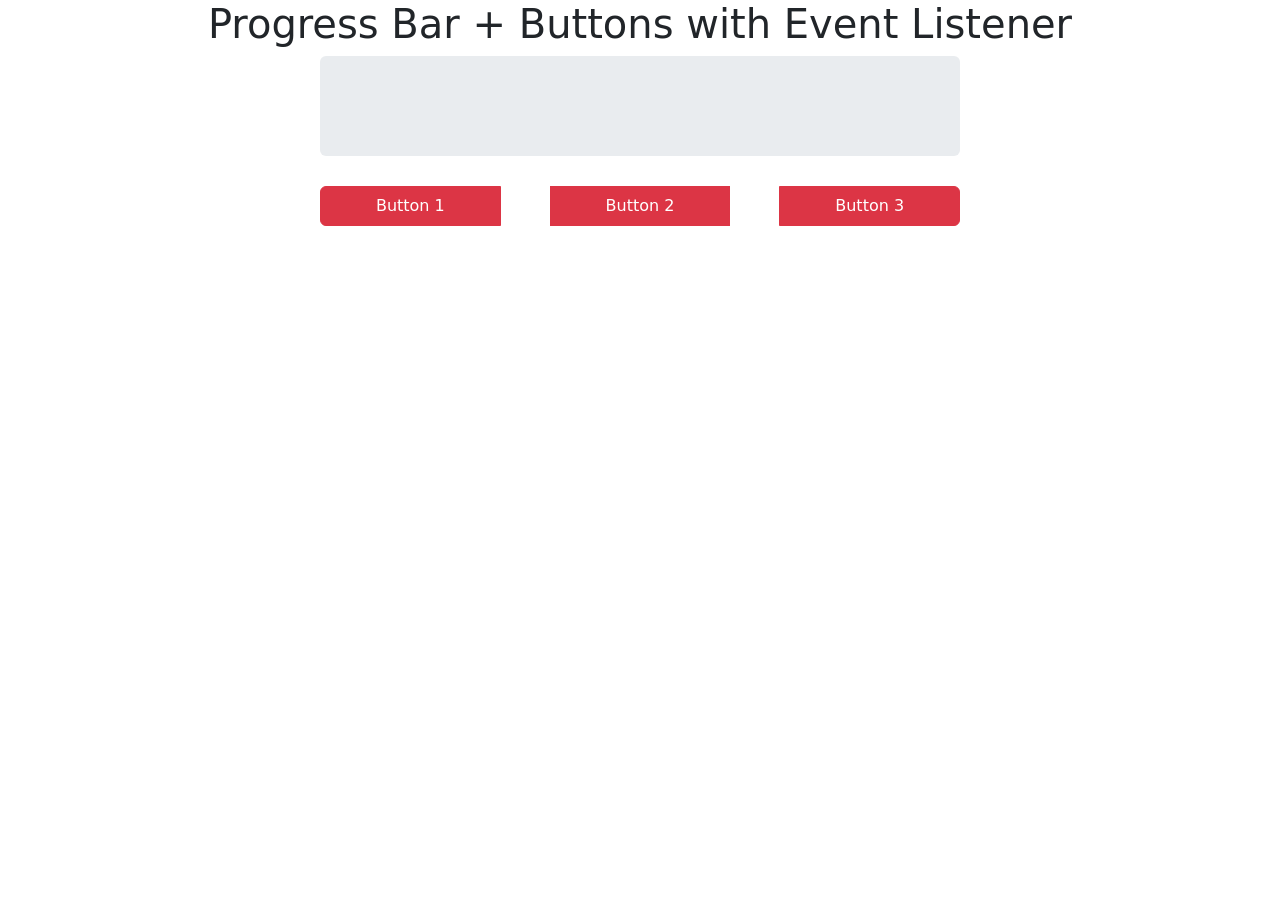
<file: PORTOFLIO/projects/Project 6/index.html>
<!DOCTYPE html>
<html lang="en">
<head>
  <meta charset="utf-8">
  <meta name="viewport" content="width=device-width, initial-scale=1">
  <title>BootStrap - JavaScript Activity 1</title>
  <link href="https://cdn.jsdelivr.net/npm/bootstrap@5.3.2/dist/css/bootstrap.min.css" rel="stylesheet" integrity="sha384-T3c6CoIi6uLrA9TneNEoa7RxnatzjcDSCmG1MXxSR1GAsXEV/Dwwykc2MPK8M2HN" crossorigin="anonymous">
  <style>
    .progress {
      height: 100px;
      width: 50%;
      margin: 0 auto;
    }
    .progress-bar {
      font-size: 30px;
    }
    h1 {
      text-align: center;
    }
    .btn-group {
      margin: 0 auto;
      gap: 50px;
      margin-top: 30px;
      height: 40px;
      width: 50%;
    }
    .progress-bar-container {
      display: flex;
      flex-direction: column;
      justify-content: center;
      align-items: center;
    }
  </style>
</head>
<body>
  <h1>Progress Bar + Buttons with Event Listener</h1>
  <div class="progress-bar-container">
    <div class="progress">
      <div class="progress-bar" style="width: 0%">0%</div>
    </div>
    <div class="btn-group" role="group" aria-label="Basic example">
      <button type="button" id="btn-33%" class="btn btn-danger">Button 1</button>
      <button type="button" id="btn-66%" class="btn btn-danger">Button 2</button>
      <button type="button" id="btn-100%" class="btn btn-danger">Button 3</button>
    </div>
  </div>
  <script>
    var progressBar = document.querySelector(".progress-bar");

    document.getElementById("btn-33%").addEventListener("click", function() {
      progressBar.style.width = "33%";
      progressBar.innerHTML = "33%";
    });

    document.getElementById("btn-66%").addEventListener("click", function() {
      progressBar.style.width = "66%";
      progressBar.innerHTML = "66%";
    });

    document.getElementById("btn-100%").addEventListener("click", function() {           
      progressBar.style.width = "100%";
      progressBar.innerHTML = "100%";
    });
  </script>
</body>
</html>
</file>
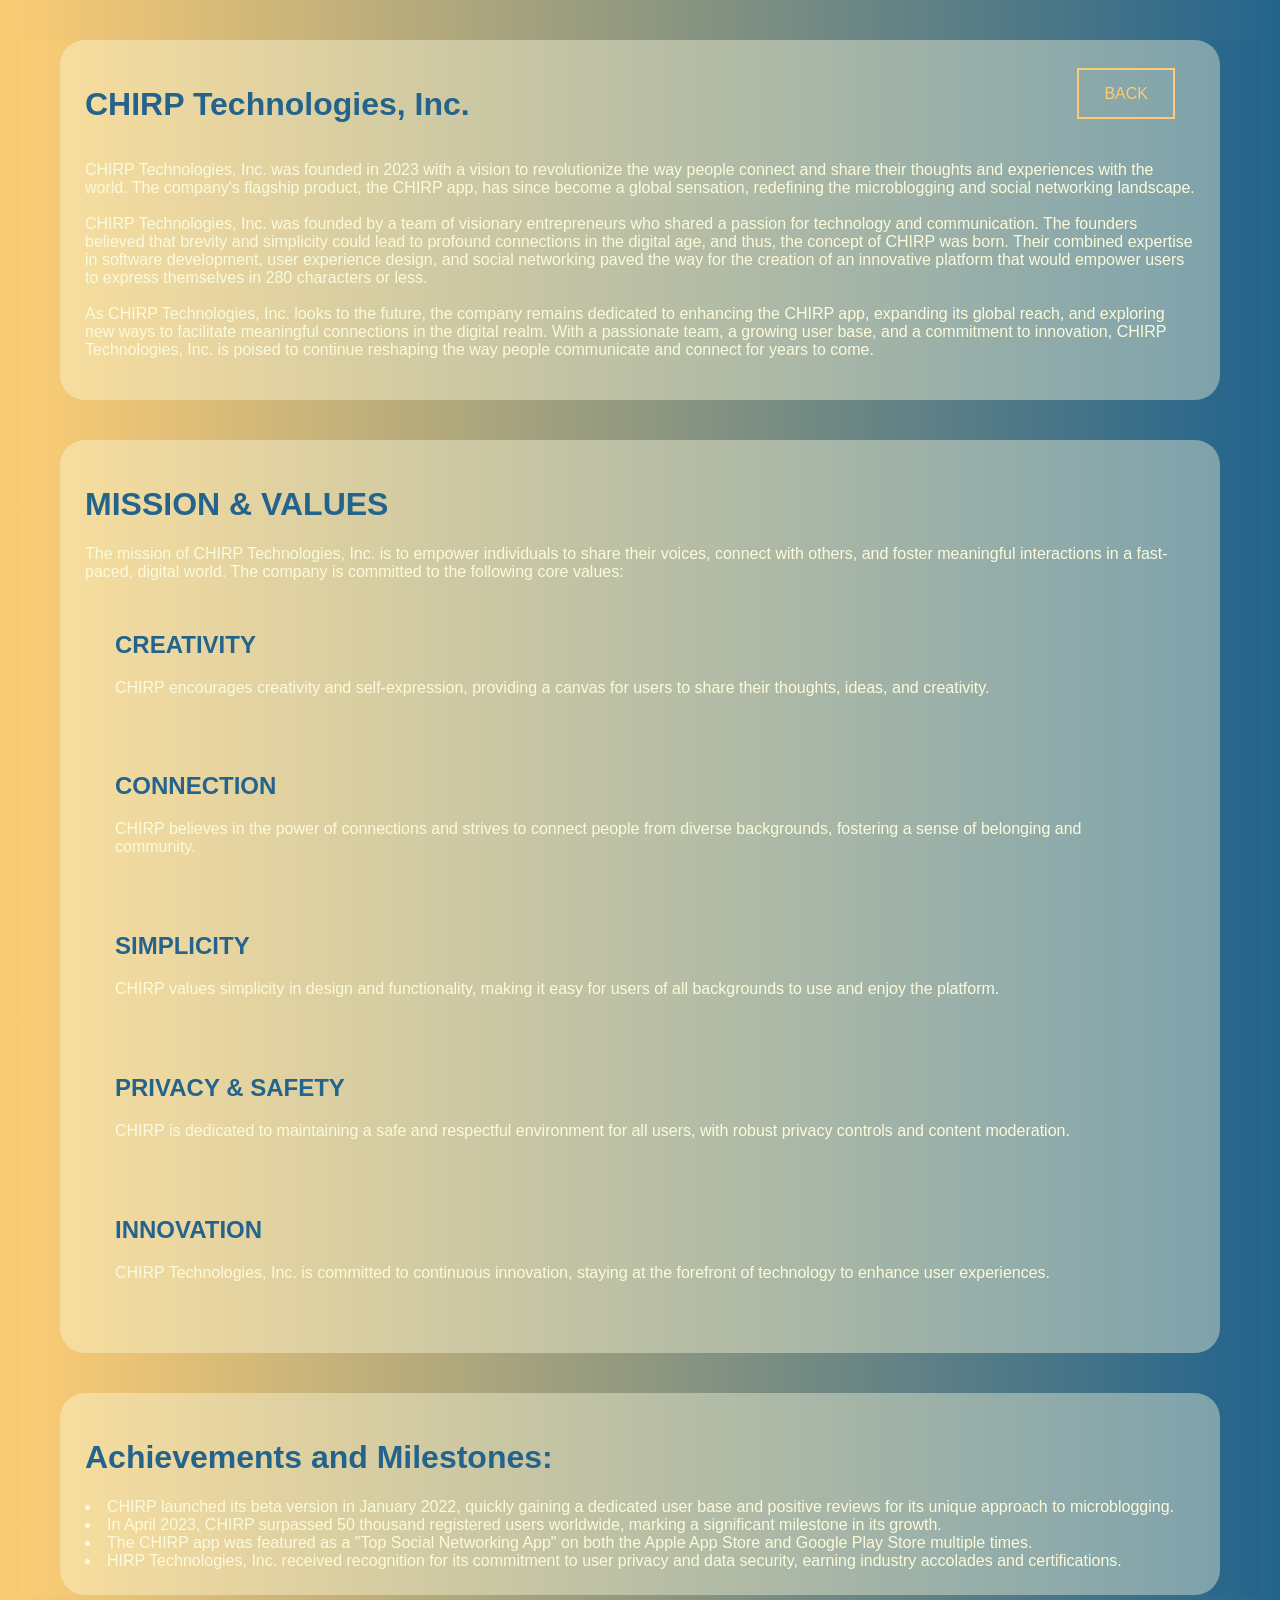
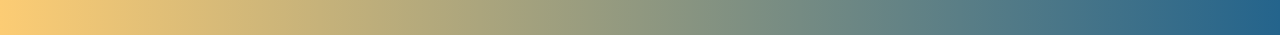
<file: PORTOFLIO/projects/Project 1/a.html>
<!DOCTYPE html>
<html>
    <head>

    </head>
    <body>
        <style>
            :root {
                --color-one:#24648c;
                --color-two:#fccc74;
                --color-three:#fbfbdb;
                --color-four:#8ccbdb;
                --color-five:#84acc4;
                --color-six:#a4bcd4;
                --color-seven:#ffe088;
            }

            html, body {
                background-image: linear-gradient(to right, #fccc74, #24648c);
                color: var(--color-three);
                height: auto;
                font-family: Arial, Helvetica, sans-serif;
            }

            body {
                margin: 20px;
            }

            .container {
                display: flex;
            }

            .left-container {
                width: 50%;
            }

            .right-container {
                width: 50%;
                text-align: right;
                padding: 20px;
            }

            .back-button {
                width: 100%;
                height: 100%;
                border: 2px var(--color-two) solid;
                padding-right: 25px;
                padding-left: 25px;
                padding-top: 15px;
                padding-bottom: 15px;
                text-decoration: none;
                color: var(--color-two);
            }

            .back-button:hover {
                background-color: var(--color-two);
                color: white;
            }

            .container-super {
                margin: 40px;
                background-color: rgb(251,251,219, 0.4);
                padding: 25px;
                border-radius: 25px;
            }

            .container-super-sub {
                margin: 20px;
                padding: 10px;
            }

            h1, h2 {
                color: var(--color-one);
            }
        </style>
        <div class="container-super">
            <div class="container">
                <div class="left-container">
                    <h1>CHIRP Technologies, Inc.</h1>
                </div>
                <div class="right-container">
                    <a class="back-button" href="index.html">BACK</a>
                </div>
            </div>
            <p> 
                CHIRP Technologies, Inc. was founded in 2023 with a vision to revolutionize the way people connect and share their thoughts and experiences with the world. The company's flagship product, the CHIRP app, has since become a global sensation, redefining the microblogging and social networking landscape.
                <br><br>CHIRP Technologies, Inc. was founded by a team of visionary entrepreneurs who shared a passion for technology and communication. The founders believed that brevity and simplicity could lead to profound connections in the digital age, and thus, the concept of CHIRP was born. Their combined expertise in software development, user experience design, and social networking paved the way for the creation of an innovative platform that would empower users to express themselves in 280 characters or less.
                <br><br>As CHIRP Technologies, Inc. looks to the future, the company remains dedicated to enhancing the CHIRP app, expanding its global reach, and exploring new ways to facilitate meaningful connections in the digital realm. With a passionate team, a growing user base, and a commitment to innovation, CHIRP Technologies, Inc. is poised to continue reshaping the way people communicate and connect for years to come.
            </p>
        </div>
        <div class="container-super">
            <h1>MISSION & VALUES</h1>
            <p> 
                The mission of CHIRP Technologies, Inc. is to empower individuals to share their voices, connect with others, and foster meaningful interactions in a fast-paced, digital world. The company is committed to the following core values:
            </p>
            <div class="container-super-sub">
                <h2>
                    CREATIVITY
                </h2>
                <p>
                    CHIRP encourages creativity and self-expression, providing a canvas for users to share their thoughts, ideas, and creativity.
                </p>
            </div>
            <div class="container-super-sub">
                <h2>
                    CONNECTION
                </h2>
                <p>
                    CHIRP believes in the power of connections and strives to connect people from diverse backgrounds, fostering a sense of belonging and community.                
                </p>
            </div>
            <div class="container-super-sub">
                <h2>
                    SIMPLICITY
                </h2>
                <p>
                    CHIRP values simplicity in design and functionality, making it easy for users of all backgrounds to use and enjoy the platform.                
                </p>
            </div>
            <div class="container-super-sub">
                <h2>
                    PRIVACY & SAFETY
                </h2>
                <p>
                    CHIRP is dedicated to maintaining a safe and respectful environment for all users, with robust privacy controls and content moderation.                
                </p>
            </div>
            <div class="container-super-sub">
                <h2>
                    INNOVATION
                </h2>
                <p>
                    CHIRP Technologies, Inc. is committed to continuous innovation, staying at the forefront of technology to enhance user experiences.                
                </p>
            </div>
        </div>
        <div class="container-super">
            <h1>Achievements and Milestones:</h1>
            <li>CHIRP launched its beta version in January 2022, quickly gaining a dedicated user base and positive reviews for its unique approach to microblogging.</li>
            <li>In April 2023, CHIRP surpassed 50 thousand registered users worldwide, marking a significant milestone in its growth.</li>
            <li>The CHIRP app was featured as a "Top Social Networking App" on both the Apple App Store and Google Play Store multiple times.</li>
            <li>HIRP Technologies, Inc. received recognition for its commitment to user privacy and data security, earning industry accolades and certifications.</li>
        </div>
    </body>
</html>
</file>
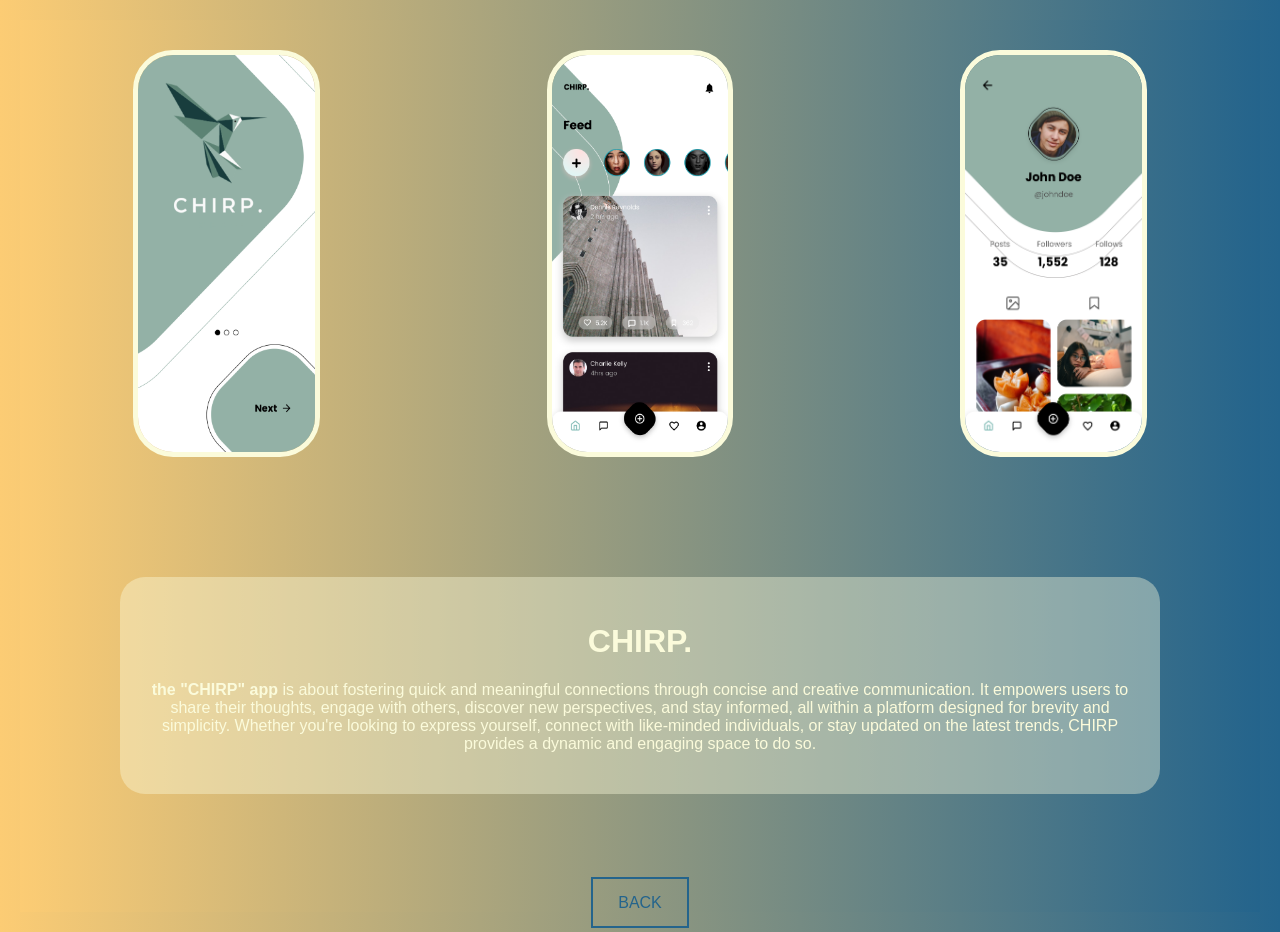
<file: PORTOFLIO/projects/Project 1/b.html>
<!DOCTYPE html>
<html>
    <head>

    </head>
    <body>
        <style>
            :root {
                --color-one:#24648c;
                --color-two:#fccc74;
                --color-three:#fbfbdb;
                --color-four:#8ccbdb;
                --color-five:#84acc4;
                --color-six:#a4bcd4;
                --color-seven:#ffe088;
            }
            
            html, body {
                background-image: linear-gradient(to right, #fccc74, #24648c);
                color: var(--color-three);
                height: auto;
                font-family: Arial, Helvetica, sans-serif;
            }

            body {
                margin: 20px;
            }

            .container-1 {
                display: flex;
            }

            .container-1-sub {
                width: 33.33%;
                text-align: center;
                padding: 30px;
            }

            img {
                border: 5px var(--color-three) solid;
                border-radius: 40px;
            }

            .container-3 {
                text-align: center;
                margin-top: 30px;
            }

            .container-2 {
                background-color: rgb(251,251,219, 0.4);
                padding: 25px;
                margin: 100px;
                border-radius: 25px;
                text-align: center;
            }

            .container-3 .back-button:hover {
                background-color: var(--color-one);
                color: var(--color-three);
            }

            .back-button {
                width: 100%;
                height: 100%;
                border: 2px var(--color-one) solid;
                padding-right: 25px;
                padding-left: 25px;
                padding-top: 15px;
                padding-bottom: 15px;
                text-decoration: none;
                color: var(--color-one);
            }

        </style>
        <div class="container-1">
            <div class="container-1-sub">
                <img src="images/image_one.png" alt="image" width="50%" height="100%">
            </div>
            <div class="container-1-sub">
                <img src="images/homepage.png" alt="image" width="50%" height="100%">
            </div>
            <div class="container-1-sub">
                <img src="images/profile.png" alt="image" width="50%" height="100%">
            </div>
        </div>
        <div class="container-2">
            <h1 style="text-align: center;"> CHIRP. </h1>
            <p>
                <strong>the "CHIRP" app</strong> is about fostering quick and meaningful connections through concise and creative communication. It empowers users to share their thoughts, engage with others, discover new perspectives, and stay informed, all within a platform designed for brevity and simplicity. Whether you're looking to express yourself, connect with like-minded individuals, or stay updated on the latest trends, CHIRP provides a dynamic and engaging space to do so.
            </p>
        </div>
        <div class="container-3">
            <a class="back-button" href="index.html">BACK</a>
        </div>
    </body>
</html>
</file>
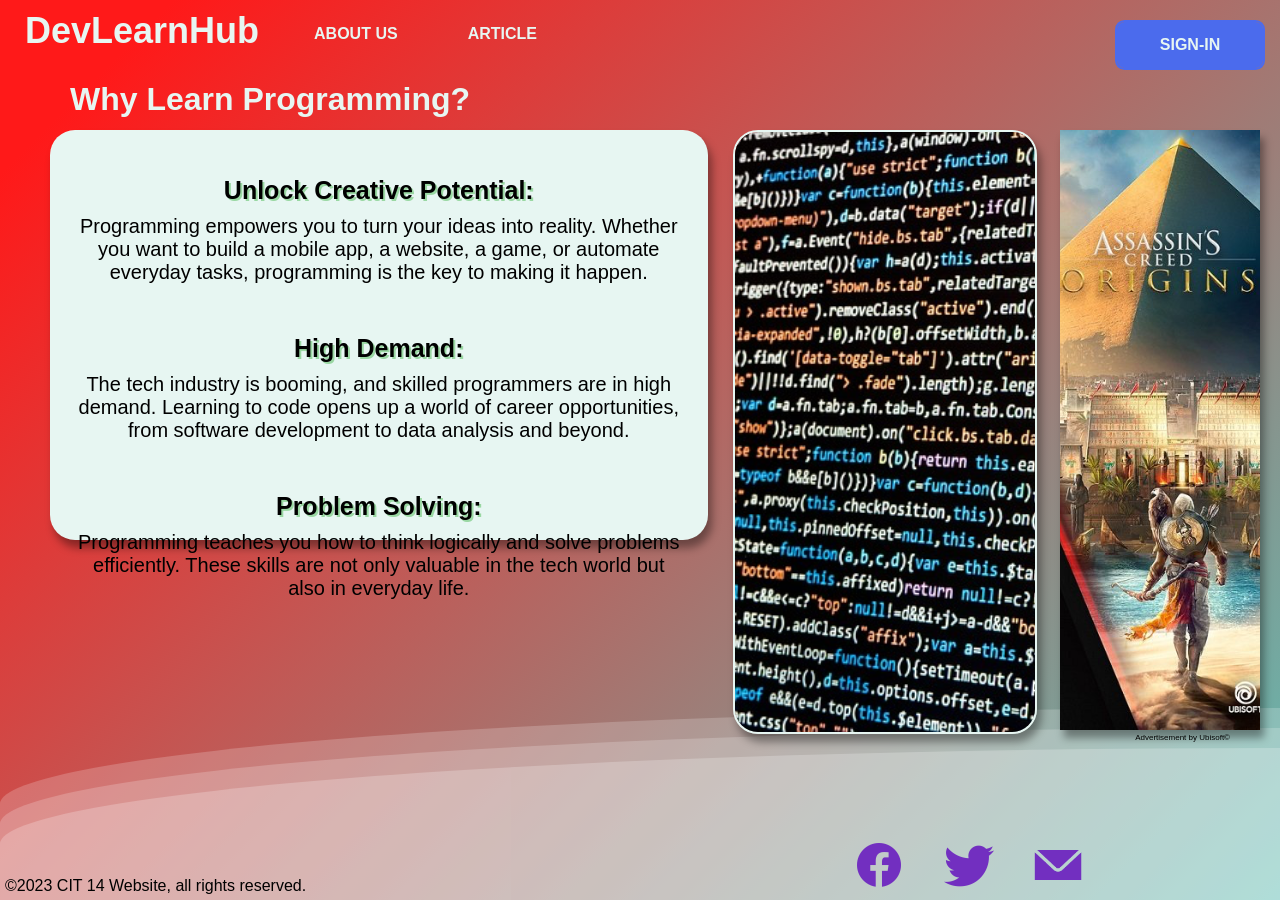
<file: PORTOFLIO/projects/Project 2/article.html>
<!DOCTYPE html>
<html>
  <head>
    <link rel="stylesheet" href="css/components/main.css" />
    <link rel="stylesheet" href="css/article.css" />
  </head>
  <body>
    <div>
      <div class="wave"></div>
      <div class="wave"></div>
      <div class="wave"></div>
    </div>
    <div class="navbar">
      <div class="left-nav">
        <a href="index.html" class="title-page">DevLearnHub</a>
        <a href="about_us.html" class="link">ABOUT US</a>
        <a href="article.html" class="link">ARTICLE</a>
      </div>
      <div class="right-nav">
        <button
          class="btn sign-in"
          onclick="window.location.href='sign_in.html'">
          SIGN-IN
        </button>
      </div>
    </div>
    <div class="page-header">
        <h1>Why Learn Programming?</h1>
    </div>
    <div class="container">
        <div class="left-container">
            <div class="sub-left">
                <div class="content">
                    <h2>Unlock Creative Potential:</h2>
                    <p>Programming empowers you to turn your ideas into reality. 
                      Whether you want to build a mobile app, a website, a game, 
                      or automate everyday tasks, programming is the key to making it happen.</p>
                </div>
                <div class="content">
                    <h2>High Demand:</h2>
                    <p>The tech industry is booming, and skilled programmers are in high demand. 
                      Learning to code opens up a world of career opportunities, 
                      from software development to data analysis and beyond.</p>
                </div>
                <div class="content">
                    <h2>Problem Solving:</h2>
                    <p>Programming teaches you how to think logically and solve problems efficiently. 
                      These skills are not only valuable in the tech world but also in everyday life.</p>
                </div>
            </div>
            <div class="sub-right">
                <div class="img-handler">
                    <img src="images/image.jpg" alt="">
                </div>
            </div>
        </div>
        <div class="right-container">
          <div class="ads-container">
            <img src="images/ads.jpg" alt="">
          </div>
          <p>Advertisement by Ubisoft©</p>
        </div>
    </div>
    <footer>
      <div class="footer-container">
        <div class="footer-left-container">
          <p>©2023 CIT 14 Website, all rights reserved.</p>
        </div>
        <div class="footer-right-container">
          <img src="images/icons/icons8-facebook-100.png" alt="" />
          <img src="images/icons/icons8-twitter-100.png" alt="" />
          <img src="images/icons/icons8-email-90.png" alt="" />
        </div>
      </div>
    </footer>
  </body>
</html>
</file>
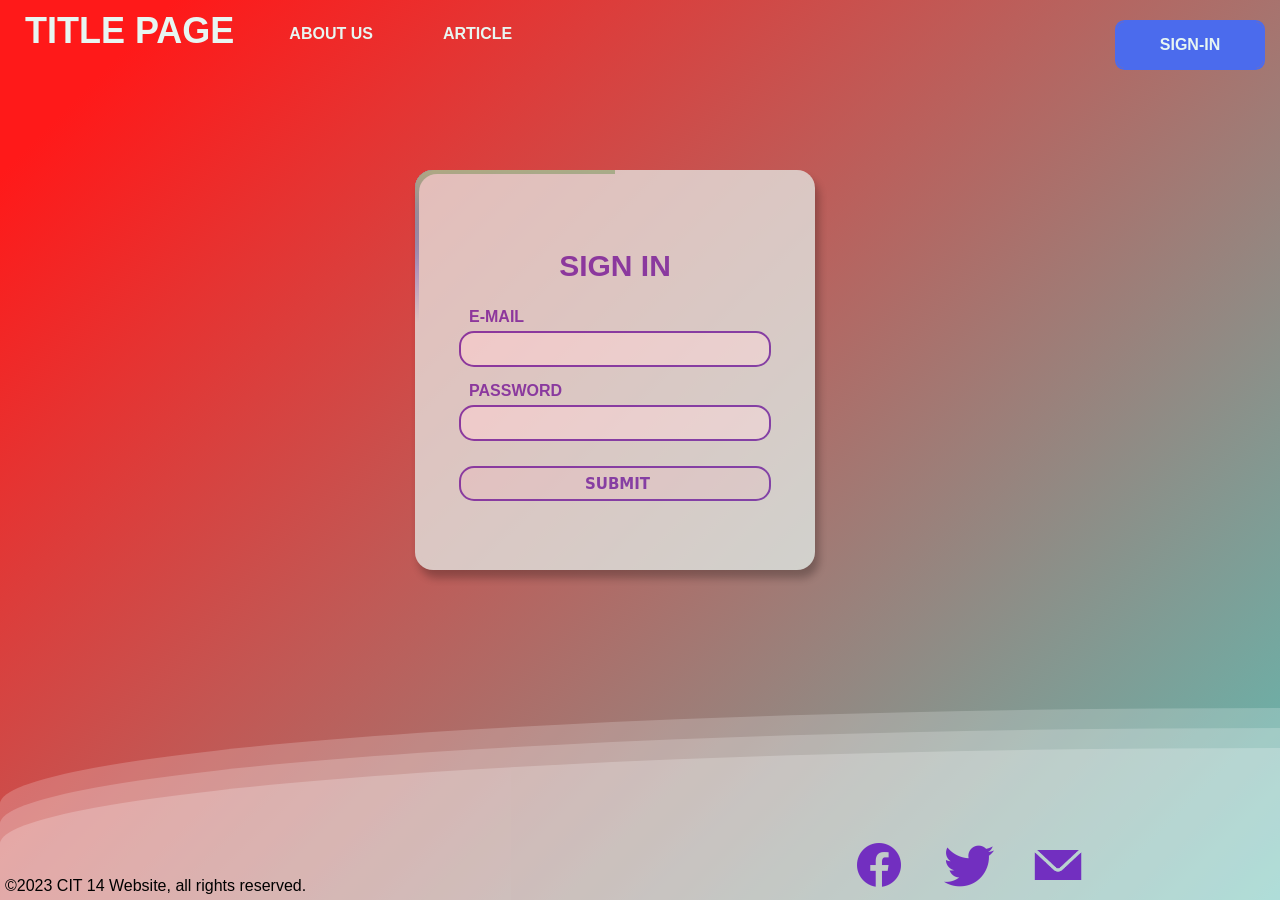
<file: PORTOFLIO/projects/Project 2/sign_in.html>
<!DOCTYPE html>
<html>
  <head>
    <link rel="stylesheet" href="css/components/main.css" />
    <link rel="stylesheet" href="css/sign_in.css" />
  </head>
  <body>
    <div>
      <div class="wave"></div>
      <div class="wave"></div>
      <div class="wave"></div>
    </div>
    <div class="navbar">
      <div class="left-nav">
        <a href="index.html" class="title-page">TITLE PAGE</a>
        <a href="about_us.html" class="link">ABOUT US</a>
        <a href="article.html" class="link">ARTICLE</a>
      </div>
      <div class="right-nav">
        <button class="btn sign-in">SIGN-IN</button>
      </div>
    </div>
    <div class="container">
      <div class="box">
        <span class="borderLine"></span>
        <form>
          <h2>SIGN IN</h2>
          <label for="email" class="sign-in-label"> E-MAIL </label>
          <input type="text" name="email" id="email" />
          <label for="password" class="sign-in-label"> PASSWORD </label>
          <input type="password" name="password" id="password" />
          <input
            type="submit"
            value="SUBMIT"
            class="submit-btn"
            onclick="console.log('click!')"
          />
        </form>
      </div>
    </div>
    <footer>
      <div class="footer-container">
        <div class="footer-left-container">
          <p>©2023 CIT 14 Website, all rights reserved.</p>
        </div>
        <div class="footer-right-container">
          <img src="images/icons/icons8-facebook-100.png" alt="" />
          <img src="images/icons/icons8-twitter-100.png" alt="" />
          <img src="images/icons/icons8-email-90.png" alt="" />
        </div>
      </div>
    </footer>
  </body>
</html>
</file>
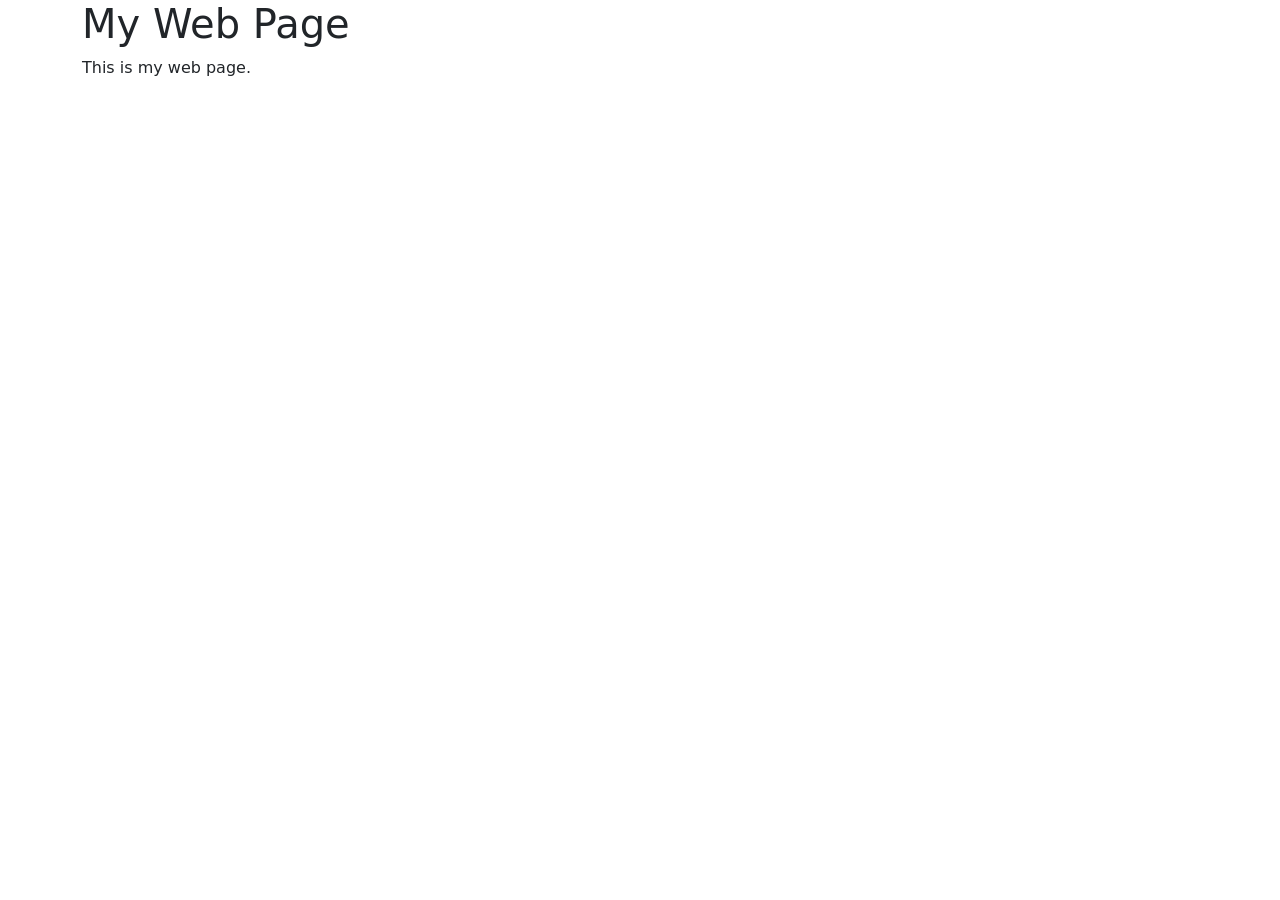
<file: PORTOFLIO/projects/Project 3/html.html>
<!DOCTYPE html>
<html lang="en">
<head>
  <meta charset="UTF-8">
  <meta name="viewport" content="width=device-width, initial-scale=1.0">
  <title>My Web Page</title>
  <link rel="stylesheet" href="https://cdn.jsdelivr.net/npm/bootstrap@5.1.3/dist/css/bootstrap.min.css" 
  integrity="sha384-1BmE4kWBq78iYhFldvKuhfTAU6auU8tT94WrHftjDbrCEXSU1oBoqyl2QvZ6jIW3" crossorigin="anonymous">
</head>
<body>
  <div class="container">
    <h1>My Web Page</h1>
    <p>This is my web page.</p>
  </div>
</body>
</html>
</file>
<file: PORTOFLIO/projects/Project 2/css/components/main.css>
:root {
  --dark: #722fc0;
  --medium: #4b6bed;
  --light: #9ad8a3;
  --superlight: #e7f6f2;
}

body {
  margin: auto;
  font-family: -apple-system, BlinkMacSystemFont, sans-serif;
  overflow: auto;
  background: linear-gradient(
    315deg,
    rgba(101, 0, 94, 1) 3%,
    rgba(60, 132, 206, 1) 38%,
    rgba(48, 238, 226, 1) 68%,
    rgba(255, 25, 25, 1) 98%
  );
  animation: gradient 15s ease infinite;
  background-size: 400% 400%;
  background-attachment: fixed;
}

@keyframes gradient {
  0% {
    background-position: 0% 0%;
  }
  50% {
    background-position: 100% 100%;
  }
  100% {
    background-position: 0% 0%;
  }
}

.wave {
  background: rgb(255 255 255 / 25%);
  border-radius: 1000% 1000% 0 0;
  position: fixed;
  width: 200%;
  height: 12em;
  animation: wave 10s -3s linear infinite;
  transform: translate3d(0, 0, 0);
  opacity: 0.8;
  bottom: 0;
  left: 0;
  z-index: -1;
}

.wave:nth-of-type(2) {
  bottom: -1.25em;
  animation: wave 18s linear reverse infinite;
  opacity: 0.8;
}

.wave:nth-of-type(3) {
  bottom: -2.5em;
  animation: wave 20s -1s reverse infinite;
  opacity: 0.9;
}

@keyframes wave {
  2% {
    transform: translateX(1);
  }

  25% {
    transform: translateX(-25%);
  }

  50% {
    transform: translateX(-50%);
  }

  75% {
    transform: translateX(-25%);
  }

  100% {
    transform: translateX(1);
  }
}

.navbar {
  display: flex;
  height: 60px;
}

.left-nav {
  float: left;
  display: flex;
  width: 50%;
  padding: 10px;
}

.title-page {
  margin: 0px;
  margin-right: 40px;
  margin-left: 15px;
  font-size: 36px;
  color: var(--superlight);
  text-decoration: none;
  font-weight: 700;
}

.link,
.title-page {
  position: relative;
  display: block;
  transition: 0.5s;
  cursor: pointer;
}

.link::after,
.title-page::after {
  position: absolute;
  content: "";
  width: 100%;
  height: 3px;
  top: 100%;
  left: 0;
  transition: transform 0.5s;
  transform: scaleX(0);
  transform-origin: right;
  background-color: var(--superlight);
}

.link:hover .title-page:hover {
  color: var(--superlight);
}

.link:hover::after,
.title-page:hover::after {
  transform: scaleX(1);
  transform-origin: left;
}

.link {
  padding: 15px;
  text-decoration: none;
  color: var(--superlight);
  font-weight: 700;
  margin-right: 40px;
}

.right-nav {
  margin-top: 20px;
  text-align: end;
  width: 50%;
  margin-right: 15px;
}

.btn {
  box-sizing: border-box;
  -webkit-appearance: none;
  -moz-appearance: none;
  appearance: none;
  background-color: transparent;
  border: 2px solid #e74c3c;
  border-radius: 0.6em;
  color: #e74c3c;
  cursor: pointer;
  font-size: 1rem;
  font-weight: 400;
  line-height: 1;
  text-decoration: none;
  text-align: center;
  font-weight: 700;
}
.btn:hover,
.btn:focus {
  color: #fff;
  outline: 0;
}

.sign-in {
  width: 150px;
  height: 50px;
  border-color: var(--medium);
  color: var(--superlight);
  box-shadow: 0 0 40px 40px var(--medium) inset, 0 0 0 0 var(--medium);
  transition: all 150ms ease-in-out;
  font-weight: 700;
}

.sign-in:hover {
  color: var(--superlight);
  box-shadow: 0 0 10px 0 var(--medium) inset, 0 0 10px 4px var(--medium);
}

.signin-button img {
  height: 30px;
  filter: invert(1);
}

footer {
  position: fixed;
  bottom: 0;
  width: 100%;
}

.footer-container {
  display: flex;
  height: 60px;
}

.footer-left-container {
  display: flex;
  width: 50%;
  margin-left: 5px;
  line-height: 60px;
}

.footer-right-container img {
  width: 50px;
  height: 50px;
  margin-right: 10px;
  padding-left: 25px;
}

.footer-right-container img:hover {
  filter: invert(1);
}

.footer-right-container {
  text-align: center;
  width: 50%;
}
</file>
<file: PORTOFLIO/projects/Project 2/css/index.css>
.homepage-header {
  margin-top: 100px;
  color: var(--superlight);
  text-align: center;
  line-height: 2px;
  font-size: 25px;
}

.container {
  width: 100%;
  display: grid;
  grid-template-columns: auto auto auto;
  justify-content: center;
  flex-wrap: wrap;
  column-gap: 25px;
  margin-top: 50px;
}

.container .card .face {
  width: 300px;
  height: 200px;
  transition: 0.4s;
}

.container .card .face.face1 {
  position: relative;
  background: var(--superlight);
  display: flex;
  justify-content: center;
  align-content: center;
  align-items: center;
  z-index: 1;
  transform: translateY(100px);
}

.container .card:hover .face.face1 {
  transform: translateY(0);
  box-shadow: inset 0 0 60px var(--superlight), inset 20px 0 80px var(--dark),
    inset -20px 0 80px var(--light), inset 20px 0 300px var(--dark),
    inset -20px 0 80px var(--light), 0 0 50px var(--superlight),
    -10px 0 80px var(--dark), 10px 0 80px var(--light);
}

.container .card .face.face1 .content {
  transition: 0.5s;
  text-align: center;
}

.container .card:hover .face.face1 .content {
  opacity: 1;
}

.container .card .face.face1 .content h3 {
  color: black;
  text-align: center;
}

.container .card .face.face2 {
  position: relative;
  background: 0;
  display: flex;
  align-items: center;
  justify-content: center;
  padding: 20px;
  box-sizing: border-box;
  box-shadow: 0 20px 50px rgb(0, 0, 0, 0.8);
  transform: translateY(-100px);
}

.container .card:hover .face.face2 {
  transform: translateY(0);
}

.imageHandler {
  display: flex;
  align-items: center;
}

.imageHandler img {
  height: 200px;
  width: 300px;
  object-fit: contain;
}
</file>
<file: PORTOFLIO/projects/Project 2/css/article.css>
.page-header {
  margin-left: 70px;
  color: var(--superlight);
}
.container {
  display: flex;
  margin-left: 50px;
  margin-right: 50px;
  margin-top: -10px;
  height: 600px;
}

.left-container {
  display: flex;
  width: 80%;
}

.sub-left {
  background-color: var(--superlight);
  border-radius: 25px;
  box-shadow: 4px 8px 8px hsl(0deg 0% 0% / 0.38);
  width: 75%;
  padding: 25px;
  height: 60%;
}

.content h2{
  text-align: center;
  color: black;
  font-size: 25px;
  text-shadow: 2px 2px var(--light);
  margin-bottom: -10px;
}

.content p {
  text-align: center;
  font-size: 20px;
  margin-bottom: 50px;
}

.sub-right {
  margin-left: 25px;
  width: 25%;
}

.img-handler img {
  border: 2px var(--superlight) solid;
  border-radius: 25px;
  box-shadow: 4px 8px 8px hsl(0deg 0% 0% / 0.38);
  width: 300px;
  height: 600px;
  object-fit:contain;
}

.ads-container {
  background-color: var(--superlight);
  box-shadow: 4px 8px 8px hsl(0deg 0% 0% / 0.38);
  margin-left: 80px;
  margin-right: -30px;
  width: 200px;
  display: flex;
  align-items: center;
}

.right-container {
  text-align: right;
  line-height: 0px;
  font-size: 8px;
  color: black;
  margin-left: 20px;
}

.ads-container img {
  width: 300px;
  height: 600px;
  object-fit: contain;
}
</file>
<file: PORTOFLIO/projects/Project 2/css/sign_in.css>
.container {
  width: 100%;
  display: grid;
  grid-template-columns: auto auto auto;
  justify-content: center;
  flex-wrap: wrap;
  column-gap: 25px;
  margin-top: 50px;
}

.box {
  box-shadow: 4px 8px 8px hsl(0deg 0% 0% / 0.38);
  margin-top: 60px;
  position: relative;
  width: 400px;
  height: 400px;
  background: var(--superlight);
  border-radius: 18px;
  overflow: hidden;
  font-weight: 700;
  opacity: 0.7;
}

.box::before {
  content: "";
  position: absolute;
  width: 400px;
  height: 400px;
  top: -50%;
  left: -50%;
  background: linear-gradient(
    0deg,
    transparent,
    transparent,
    var(--light),
    var(--light),
    var(--light)
  );
  z-index: 1;
  transform-origin: bottom right;
  animation: animate 6s linear infinite;
}

.box::after {
  content: "";
  position: absolute;
  width: 400px;
  height: 400px;
  top: -50%;
  left: -50%;
  background: linear-gradient(
    0deg,
    transparent,
    transparent,
    var(--light),
    var(--light),
    var(--light)
  );
  z-index: 1;
  transform-origin: bottom right;
  animation: animate 6s linear infinite;
  animation-delay: -3s;
}

.borderLine {
  position: absolute;
  top: 0;
  inset: 0;
}

.borderLine::before {
  content: "";
  position: absolute;
  width: 400px;
  height: 470px;
  top: -50%;
  left: -50%;
  background: linear-gradient(
    0deg,
    transparent,
    transparent,
    var(--medium),
    var(--medium),
    var(--medium)
  );
  z-index: 1;
  transform-origin: bottom right;
  animation: animate 6s linear infinite;
}

@keyframes animate {
  0% {
    transform: rotate(0deg);
  }
  100% {
    transform: rotate(360deg);
  }
}

.box form {
  position: absolute;
  inset: 4px;
  background: var(--superlight);
  padding: 50px 40px;
  border-radius: 18px;
  z-index: 2;
  display: flex;
  flex-direction: column;
  color: var(--dark);
}

.box form h2 {
  color: var(--dark);
  font-weight: 700;
  font-size: 30px;
  text-align: center;
  margin-bottom: 25px;
}

.box form label {
  margin-bottom: 5px;
  margin-left: 10px;
}

.box form input {
  margin-bottom: 15px;
  height: 35px;
  border-radius: 15px;
  outline-width: 0;
  border: 2px var(--dark) solid;
  padding-left: 20px;
  font-family: system-ui, -apple-system, BlinkMacSystemFont, "Segoe UI", Roboto,
    Oxygen, Ubuntu, Cantarell, "Open Sans", "Helvetica Neue", sans-serif;
  font-weight: 700;
  font-size: 15px;
}

.submit-btn {
  justify-content: center;
  margin-top: 10px;
  color: var(--dark);
  padding: 15px;
  cursor: pointer;
  line-height: 0px;
}

.submit-btn:hover {
  background-color: var(--dark);
  color: var(--superlight);
}
</file>
